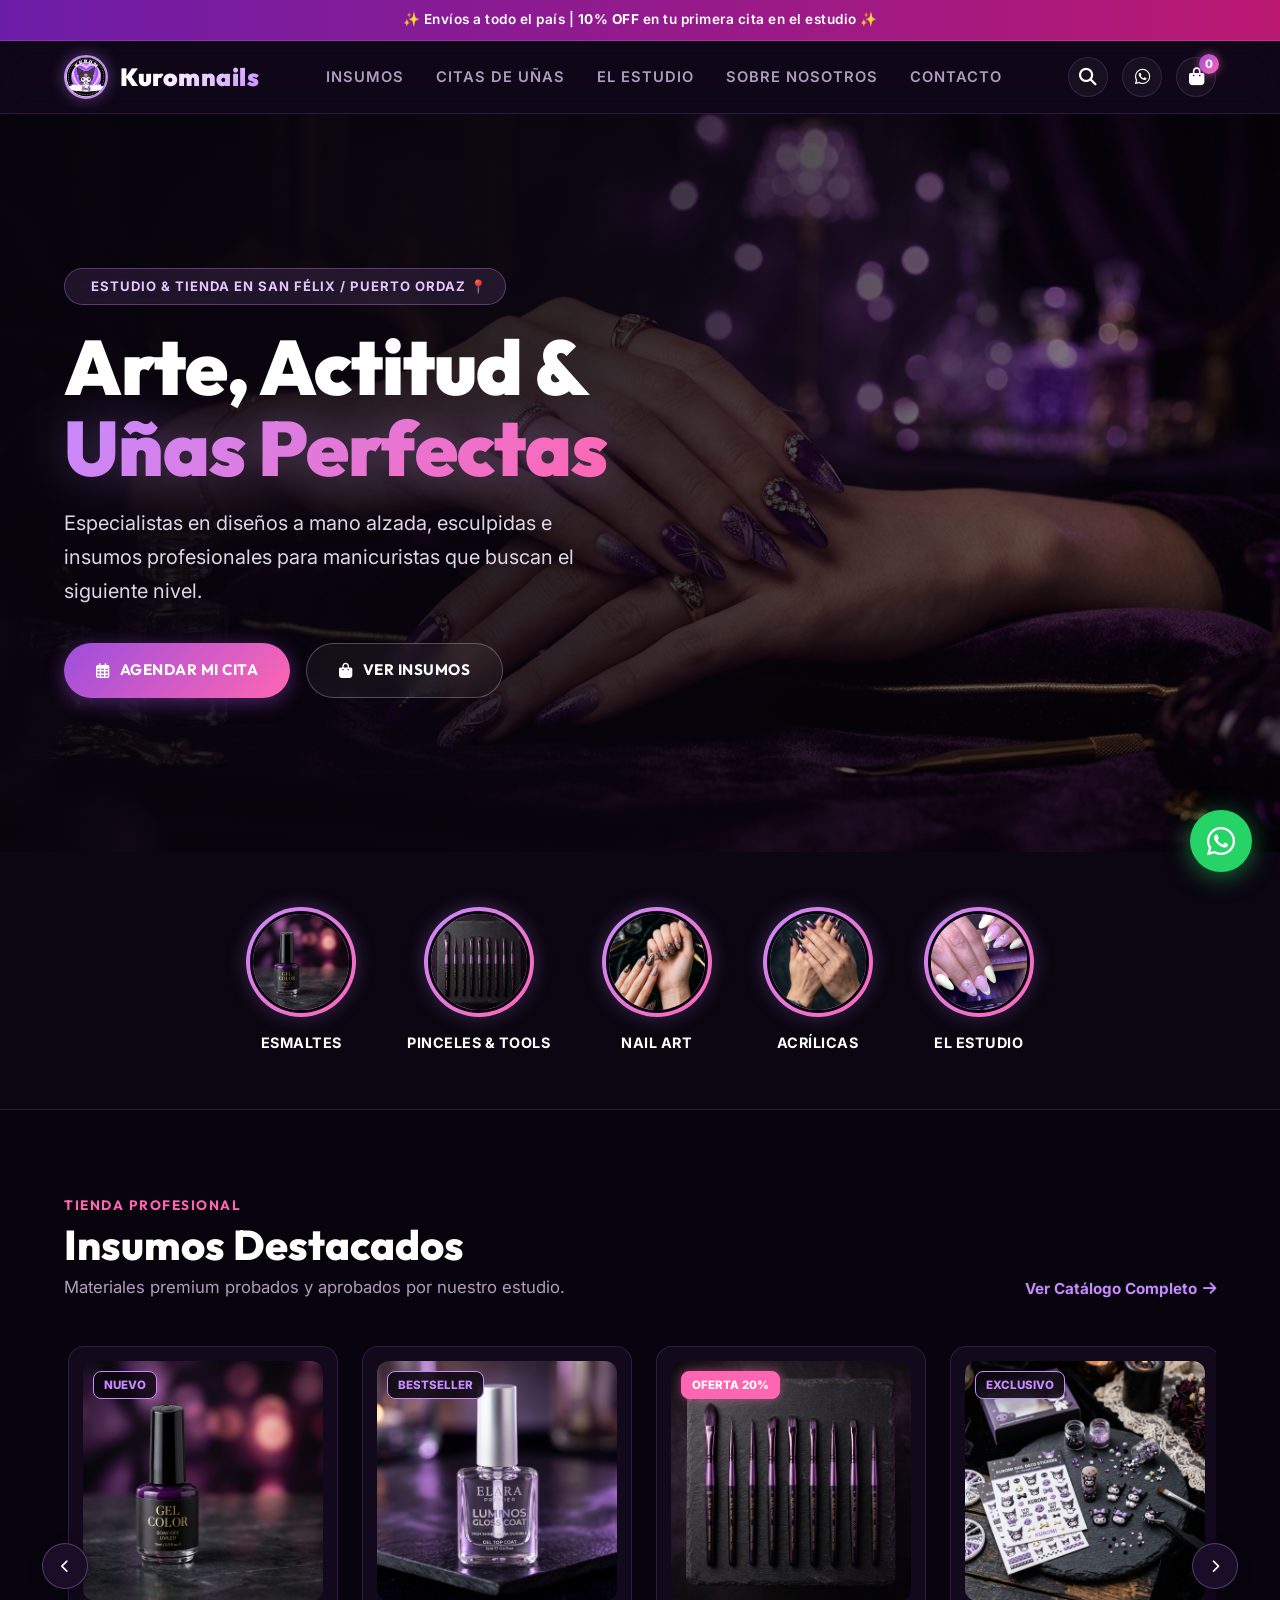
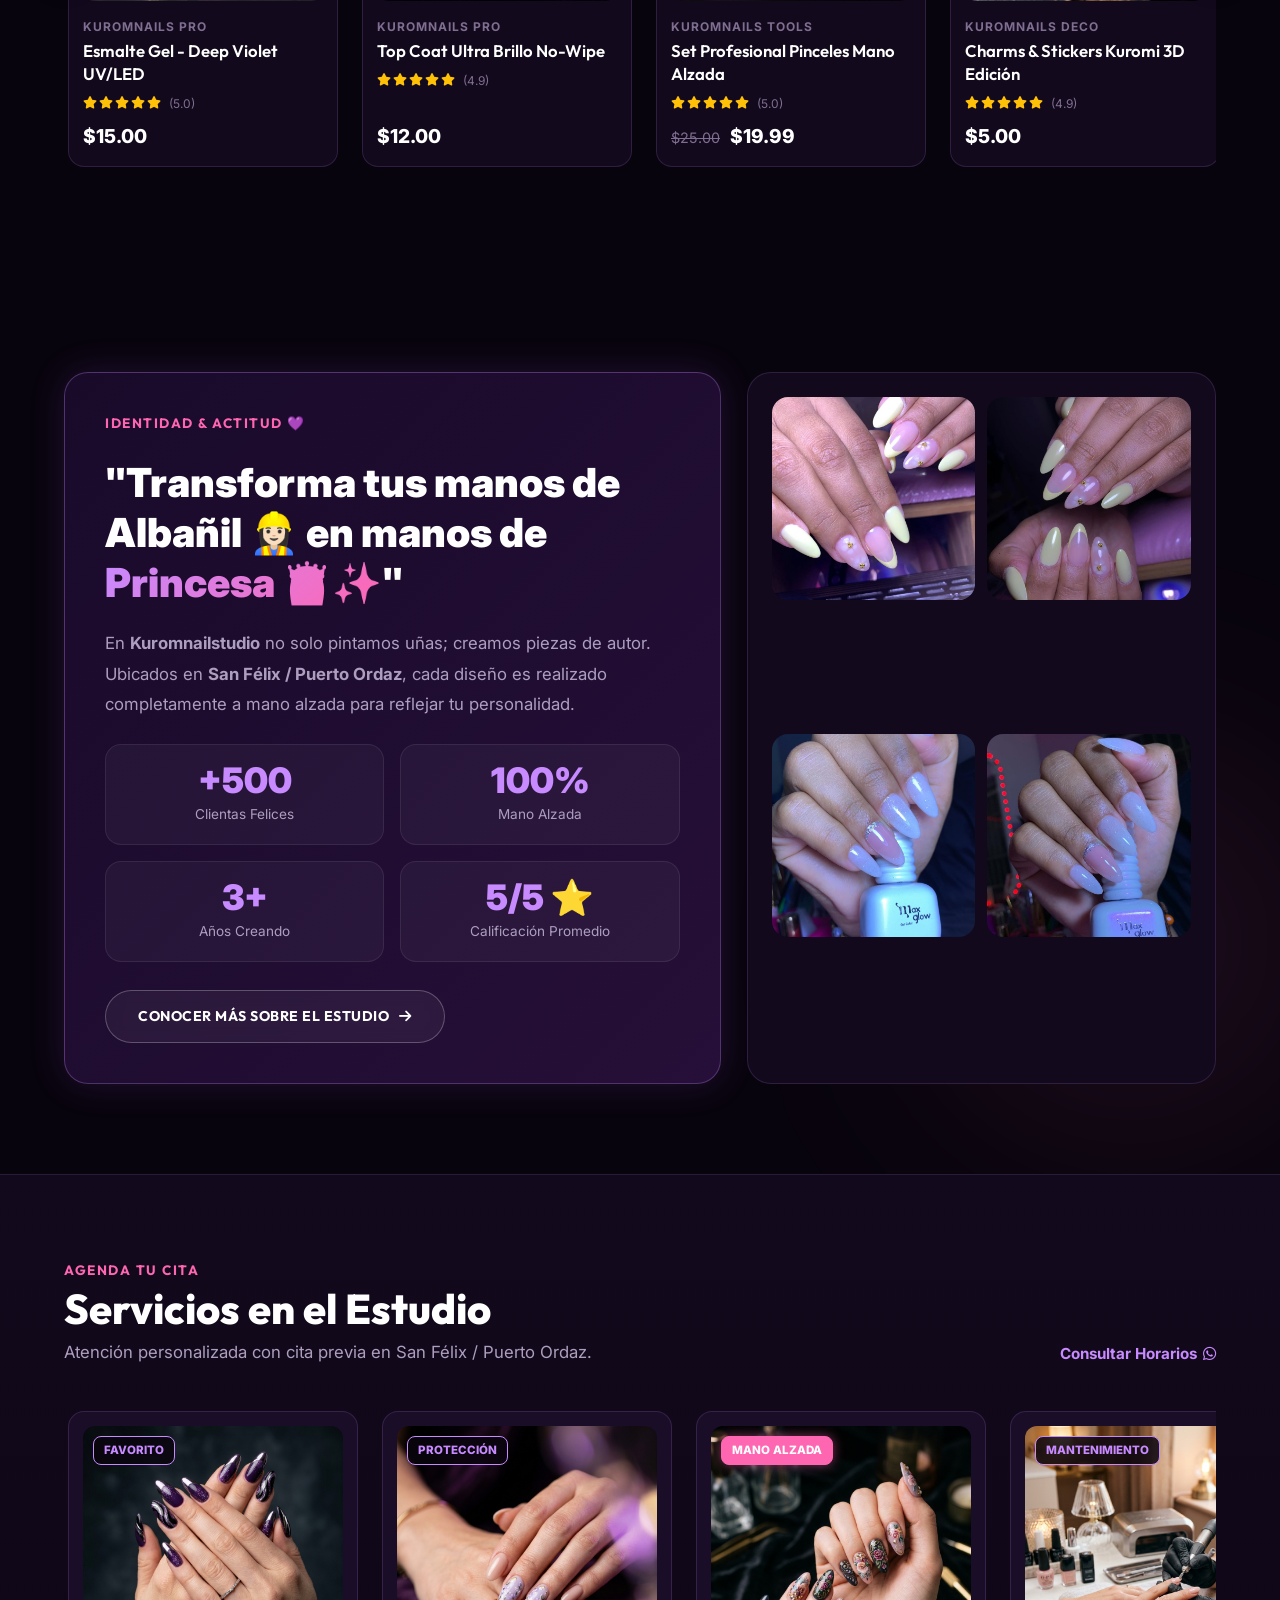
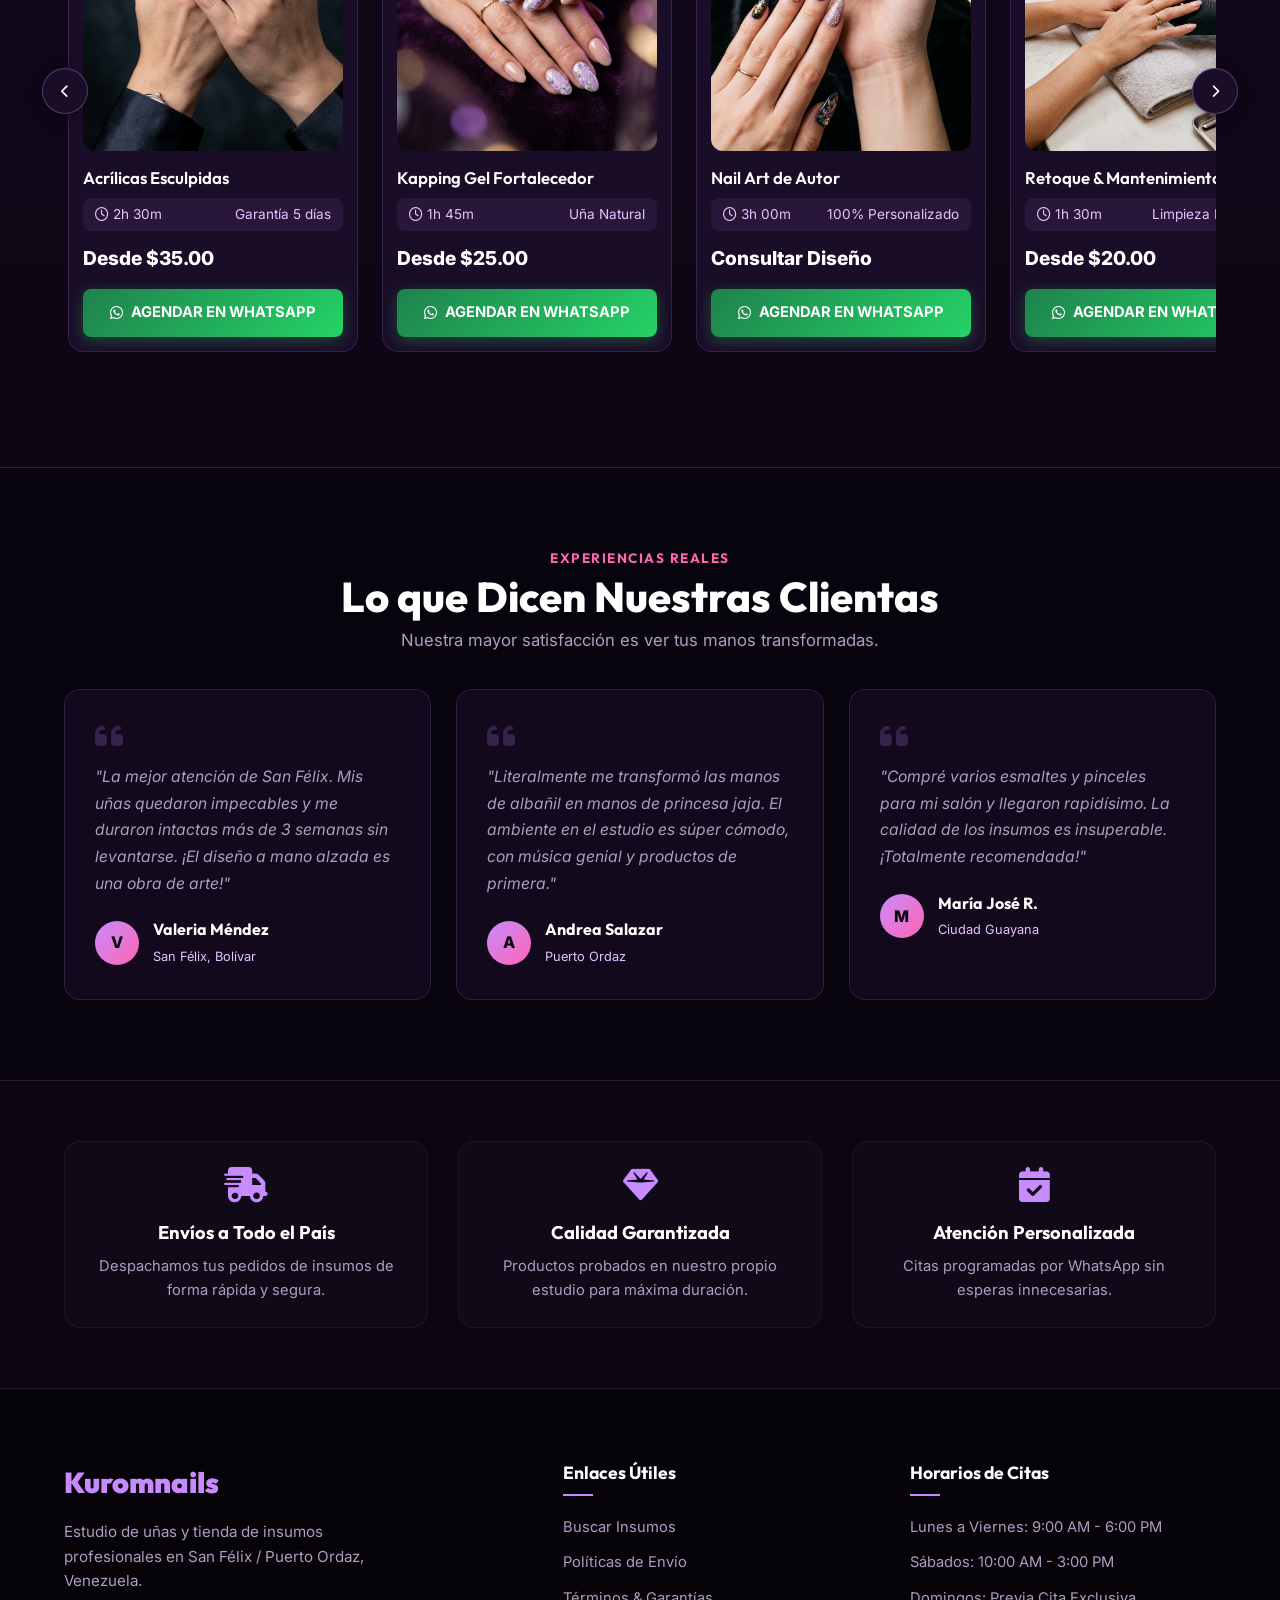
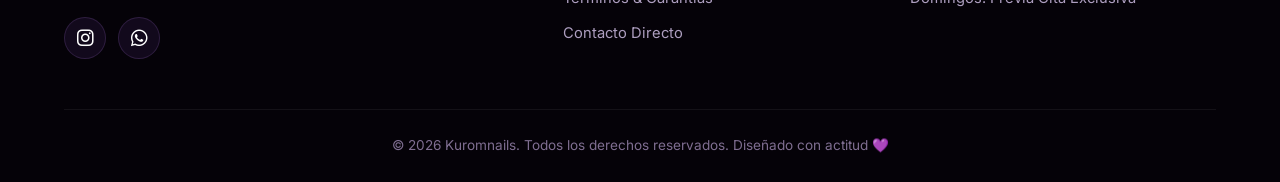
<file: index.html>
<!DOCTYPE html>
<html lang="es">
<head>
    <meta charset="UTF-8">
    <meta name="viewport" content="width=device-width, initial-scale=1.0">
    <title>Kuromnails | Estudio de Uñas & Tienda de Insumos</title>
    <meta name="description" content="Estudio de uñas profesional y tienda de insumos en San Félix / Puerto Ordaz. Diseños a mano alzada, acrílicas, kapping y más.">
    <link rel="stylesheet" href="styles.css">
    <link rel="preconnect" href="https://fonts.googleapis.com">
    <link rel="preconnect" href="https://fonts.gstatic.com" crossorigin>
    <link href="https://fonts.googleapis.com/css2?family=Outfit:wght@300;400;600;700;800;900&family=Inter:wght@400;500;600;700&display=swap" rel="stylesheet">
    <link rel="stylesheet" href="https://cdnjs.cloudflare.com/ajax/libs/font-awesome/6.4.0/css/all.min.css">
</head>
<body>

    <!-- Luces Ambientales -->
    <div class="ambient-glow-1"></div>
    <div class="ambient-glow-2"></div>

    <!-- Announcement Bar -->
    <div class="announcement-bar">
        <span>✨ Envíos a todo el país | <strong>10% OFF</strong> en tu primera cita en el estudio ✨</span>
    </div>

    <!-- Header -->
    <header class="ecommerce-header">
        <div class="header-left">
            <div class="menu-toggle" id="menu-toggle" aria-label="Abrir menú">
                <i class="fas fa-bars"></i>
            </div>
            <div class="logo-container">
                <a href="index.html" style="display:flex;align-items:center;gap:12px;">
                    <img src="assets/logo.jpg" alt="Kuromnails Logo" class="logo-img" onerror="this.src='https://placehold.co/100x100/b677ff/000000?text=K'">
                    <span class="logo-text">Kuromnails</span>
                </a>
            </div>
        </div>
        
        <nav class="main-nav" id="main-nav">
            <ul class="nav-links">
                <li><a href="#productos">Insumos</a></li>
                <li><a href="#citas">Citas de Uñas</a></li>
                <li><a href="#experiencia">El Estudio</a></li>
                <li><a href="nosotros.html">Sobre Nosotros</a></li>
                <li><a href="contacto.html">Contacto</a></li>
            </ul>
        </nav>

        <div class="header-icons">
            <a href="buscar.html" class="icon-btn" title="Buscar"><i class="fas fa-search"></i></a>
            <a href="https://wa.me/584124077501" target="_blank" class="icon-btn" title="WhatsApp"><i class="fab fa-whatsapp"></i></a>
            <a href="#productos" class="icon-btn cart-btn" title="Carrito">
                <i class="fas fa-shopping-bag"></i>
                <span class="cart-count" id="cart-count">0</span>
            </a>
        </div>
    </header>

    <!-- Hero Banner -->
    <section class="hero-banner">
        <div class="hero-content reveal">
            <div class="hero-badge">
                <i class="fas fa-sparkles"></i> Estudio & Tienda en San Félix / Puerto Ordaz 📍
            </div>
            <h1>Arte, Actitud & <span>Uñas Perfectas</span></h1>
            <p>Especialistas en diseños a mano alzada, esculpidas e insumos profesionales para manicuristas que buscan el siguiente nivel.</p>
            <div class="hero-actions">
                <a href="#citas" class="btn btn-primary"><i class="far fa-calendar-alt"></i> Agendar mi Cita</a>
                <a href="#productos" class="btn btn-outline"><i class="fas fa-shopping-bag"></i> Ver Insumos</a>
            </div>
        </div>
    </section>

    <!-- Categories Circles (Stories Style) -->
    <section class="categories-section">
        <div class="categories-container">
            <a href="#productos" class="category-circle reveal">
                <div class="img-wrapper">
                    <img src="assets/product_esmalte.jpg" alt="Esmaltes">
                </div>
                <span>Esmaltes</span>
            </a>
            <a href="#productos" class="category-circle reveal">
                <div class="img-wrapper">
                    <img src="assets/product_pinceles.jpg" alt="Herramientas">
                </div>
                <span>Pinceles & Tools</span>
            </a>
            <a href="#citas" class="category-circle reveal">
                <div class="img-wrapper">
                    <img src="assets/service_nailart.jpg" alt="Nail Art">
                </div>
                <span>Nail Art</span>
            </a>
            <a href="#citas" class="category-circle reveal">
                <div class="img-wrapper">
                    <img src="assets/service_acrilicas.jpg" alt="Acrílicas">
                </div>
                <span>Acrílicas</span>
            </a>
            <a href="nosotros.html" class="category-circle reveal">
                <div class="img-wrapper">
                    <img src="assets/photo1.jpg" alt="El Estudio" onerror="this.src='assets/service_kapping.jpg'">
                </div>
                <span>El Estudio</span>
            </a>
        </div>
    </section>

    <!-- Products Carousel (Insumos) -->
    <section id="productos" class="product-section">
        <div class="section-header reveal">
            <div class="section-header-text">
                <span class="section-tag">Tienda Profesional</span>
                <h2>Insumos Destacados</h2>
                <p>Materiales premium probados y aprobados por nuestro estudio.</p>
            </div>
            <a href="https://wa.me/584124077501?text=Hola!%20Deseo%20ver%20el%20cat%C3%A1logo%20completo%20de%20insumos" target="_blank" class="view-all">
                Ver Catálogo Completo <i class="fas fa-arrow-right"></i>
            </a>
        </div>

        <div class="carousel-wrapper">
            <button class="carousel-btn prev-btn" aria-label="Anterior"><i class="fas fa-chevron-left"></i></button>
            <div class="product-carousel" id="prod-carousel">
                <!-- Product Card 1 -->
                <div class="product-card reveal">
                    <div class="product-img">
                        <span class="badge">Nuevo</span>
                        <img src="assets/product_esmalte.jpg" alt="Esmalte Gel Deep Violet">
                        <button class="quick-add" title="Añadir al carrito"><i class="fas fa-plus"></i></button>
                    </div>
                    <div class="product-info">
                        <span class="vendor">Kuromnails Pro</span>
                        <h3>Esmalte Gel - Deep Violet UV/LED</h3>
                        <div class="rating-stars">
                            <i class="fas fa-star"></i><i class="fas fa-star"></i><i class="fas fa-star"></i><i class="fas fa-star"></i><i class="fas fa-star"></i>
                            <span>(5.0)</span>
                        </div>
                        <p class="price">$15.00</p>
                    </div>
                </div>

                <!-- Product Card 2 -->
                <div class="product-card reveal">
                    <div class="product-img">
                        <span class="badge">Bestseller</span>
                        <img src="assets/product_topcoat.jpg" alt="Top Coat Extra Brillo">
                        <button class="quick-add" title="Añadir al carrito"><i class="fas fa-plus"></i></button>
                    </div>
                    <div class="product-info">
                        <span class="vendor">Kuromnails Pro</span>
                        <h3>Top Coat Ultra Brillo No-Wipe</h3>
                        <div class="rating-stars">
                            <i class="fas fa-star"></i><i class="fas fa-star"></i><i class="fas fa-star"></i><i class="fas fa-star"></i><i class="fas fa-star"></i>
                            <span>(4.9)</span>
                        </div>
                        <p class="price">$12.00</p>
                    </div>
                </div>

                <!-- Product Card 3 -->
                <div class="product-card reveal">
                    <div class="product-img">
                        <span class="badge sale">Oferta 20%</span>
                        <img src="assets/product_pinceles.jpg" alt="Set Pinceles Nail Art">
                        <button class="quick-add" title="Añadir al carrito"><i class="fas fa-plus"></i></button>
                    </div>
                    <div class="product-info">
                        <span class="vendor">Kuromnails Tools</span>
                        <h3>Set Profesional Pinceles Mano Alzada</h3>
                        <div class="rating-stars">
                            <i class="fas fa-star"></i><i class="fas fa-star"></i><i class="fas fa-star"></i><i class="fas fa-star"></i><i class="fas fa-star"></i>
                            <span>(5.0)</span>
                        </div>
                        <p class="price"><span class="old-price">$25.00</span> $19.99</p>
                    </div>
                </div>

                <!-- Product Card 4 -->
                <div class="product-card reveal">
                    <div class="product-img">
                        <span class="badge">Exclusivo</span>
                        <img src="assets/product_stickers.jpg" alt="Stickers Kuromi 3D">
                        <button class="quick-add" title="Añadir al carrito"><i class="fas fa-plus"></i></button>
                    </div>
                    <div class="product-info">
                        <span class="vendor">Kuromnails Deco</span>
                        <h3>Charms & Stickers Kuromi 3D Edición</h3>
                        <div class="rating-stars">
                            <i class="fas fa-star"></i><i class="fas fa-star"></i><i class="fas fa-star"></i><i class="fas fa-star"></i><i class="fas fa-star"></i>
                            <span>(4.9)</span>
                        </div>
                        <p class="price">$5.00</p>
                    </div>
                </div>
            </div>
            <button class="carousel-btn next-btn" aria-label="Siguiente"><i class="fas fa-chevron-right"></i></button>
        </div>
    </section>

    <!-- Spotlight Bento Grid (Slogan, Identidad y Fotos Reales) -->
    <section id="experiencia" class="spotlight-section">
        <div class="bento-layout">
            <!-- Tarjeta Principal del Slogan -->
            <div class="bento-card bento-slogan-card reveal">
                <span class="section-tag">Identidad & Actitud 💜</span>
                <div class="slogan-highlight">
                    "Transforma tus manos de Albañil 👷🏻‍♀️ en manos de <span>Princesa 👸✨</span>"
                </div>
                <p style="color: var(--text-muted); font-size: 1.05rem; line-height: 1.8;">
                    En <strong>Kuromnailstudio</strong> no solo pintamos uñas; creamos piezas de autor. Ubicados en <strong>San Félix / Puerto Ordaz</strong>, cada diseño es realizado completamente a mano alzada para reflejar tu personalidad.
                </p>
                
                <div class="bento-stats-grid">
                    <div class="bento-stat">
                        <div class="num">+500</div>
                        <div class="lbl">Clientas Felices</div>
                    </div>
                    <div class="bento-stat">
                        <div class="num">100%</div>
                        <div class="lbl">Mano Alzada</div>
                    </div>
                    <div class="bento-stat">
                        <div class="num">3+</div>
                        <div class="lbl">Años Creando</div>
                    </div>
                    <div class="bento-stat">
                        <div class="num">5/5 ⭐</div>
                        <div class="lbl">Calificación Promedio</div>
                    </div>
                </div>

                <div style="margin-top: 28px;">
                    <a href="nosotros.html" class="btn btn-outline" style="font-size: 0.88rem;">
                        Conocer más sobre el estudio <i class="fas fa-arrow-right"></i>
                    </a>
                </div>
            </div>

            <!-- Galería Mosaico de Trabajos Reales -->
            <div class="bento-card bento-gallery-card reveal">
                <div class="bento-photo-item">
                    <img src="assets/photo1.jpg" alt="Uñas Kuromnails" onerror="this.src='assets/service_kapping.jpg'">
                </div>
                <div class="bento-photo-item">
                    <img src="assets/photo2.jpg" alt="Uñas Kuromnails" onerror="this.src='assets/service_acrilicas.jpg'">
                </div>
                <div class="bento-photo-item">
                    <img src="assets/photo3.jpg" alt="Uñas Kuromnails" onerror="this.src='assets/service_nailart.jpg'">
                </div>
                <div class="bento-photo-item">
                    <img src="assets/photo4.jpg" alt="Uñas Kuromnails" onerror="this.src='assets/service_retoque.jpg'">
                </div>
            </div>
        </div>
    </section>

    <!-- Appointments Carousel (Servicios de Uñas) -->
    <section id="citas" class="product-section appointments">
        <div class="section-header reveal">
            <div class="section-header-text">
                <span class="section-tag">Agenda tu Cita</span>
                <h2>Servicios en el Estudio</h2>
                <p>Atención personalizada con cita previa en San Félix / Puerto Ordaz.</p>
            </div>
            <a href="https://wa.me/584124077501?text=Hola!%20Quiero%20consultar%20disponibilidad%20de%20citas" target="_blank" class="view-all">
                Consultar Horarios <i class="fab fa-whatsapp"></i>
            </a>
        </div>

        <div class="carousel-wrapper">
            <button class="carousel-btn prev-btn" aria-label="Anterior"><i class="fas fa-chevron-left"></i></button>
            <div class="product-carousel" id="appt-carousel">
                <!-- Appointment Card 1 -->
                <div class="product-card appt-card reveal">
                    <div class="product-img">
                        <span class="badge">Favorito</span>
                        <img src="assets/service_acrilicas.jpg" alt="Acrílicas Esculpidas">
                    </div>
                    <div class="product-info">
                        <h3>Acrílicas Esculpidas</h3>
                        <div class="service-meta">
                            <span><i class="far fa-clock"></i> 2h 30m</span>
                            <span>Garantía 5 días</span>
                        </div>
                        <p class="price">Desde $35.00</p>
                        <a href="https://wa.me/584124077501?text=Hola!%20Quiero%20agendar%20una%20cita%20para%20Acr%C3%ADlicas%20Esculpidas%20💅" target="_blank" class="btn-block">
                            <i class="fab fa-whatsapp"></i> Agendar en WhatsApp
                        </a>
                    </div>
                </div>

                <!-- Appointment Card 2 -->
                <div class="product-card appt-card reveal">
                    <div class="product-img">
                        <span class="badge">Protección</span>
                        <img src="assets/service_kapping.jpg" alt="Kapping Gel">
                    </div>
                    <div class="product-info">
                        <h3>Kapping Gel Fortalecedor</h3>
                        <div class="service-meta">
                            <span><i class="far fa-clock"></i> 1h 45m</span>
                            <span>Uña Natural</span>
                        </div>
                        <p class="price">Desde $25.00</p>
                        <a href="https://wa.me/584124077501?text=Hola!%20Quiero%20agendar%20una%20cita%20para%20Kapping%20Gel%20💅" target="_blank" class="btn-block">
                            <i class="fab fa-whatsapp"></i> Agendar en WhatsApp
                        </a>
                    </div>
                </div>

                <!-- Appointment Card 3 -->
                <div class="product-card appt-card reveal">
                    <div class="product-img">
                        <span class="badge sale">Mano Alzada</span>
                        <img src="assets/service_nailart.jpg" alt="Nail Art Completo">
                    </div>
                    <div class="product-info">
                        <h3>Nail Art de Autor</h3>
                        <div class="service-meta">
                            <span><i class="far fa-clock"></i> 3h 00m</span>
                            <span>100% Personalizado</span>
                        </div>
                        <p class="price">Consultar Diseño</p>
                        <a href="https://wa.me/584124077501?text=Hola!%20Tengo%20una%20foto%20de%20referencia%20para%20un%20Nail%20Art%20💅" target="_blank" class="btn-block">
                            <i class="fab fa-whatsapp"></i> Agendar en WhatsApp
                        </a>
                    </div>
                </div>

                <!-- Appointment Card 4 -->
                <div class="product-card appt-card reveal">
                    <div class="product-img">
                        <span class="badge">Mantenimiento</span>
                        <img src="assets/service_retoque.jpg" alt="Retoque Mensual">
                    </div>
                    <div class="product-info">
                        <h3>Retoque & Mantenimiento</h3>
                        <div class="service-meta">
                            <span><i class="far fa-clock"></i> 1h 30m</span>
                            <span>Limpieza Profunda</span>
                        </div>
                        <p class="price">Desde $20.00</p>
                        <a href="https://wa.me/584124077501?text=Hola!%20Quiero%20agendar%20mi%20Retoque%20Mensual%20💅" target="_blank" class="btn-block">
                            <i class="fab fa-whatsapp"></i> Agendar en WhatsApp
                        </a>
                    </div>
                </div>
            </div>
            <button class="carousel-btn next-btn" aria-label="Siguiente"><i class="fas fa-chevron-right"></i></button>
        </div>
    </section>

    <!-- Testimonios / Social Proof -->
    <section class="testimonials-section">
        <div class="section-header reveal" style="text-align: center; justify-content: center;">
            <div class="section-header-text">
                <span class="section-tag">Experiencias Reales</span>
                <h2>Lo que Dicen Nuestras Clientas</h2>
                <p>Nuestra mayor satisfacción es ver tus manos transformadas.</p>
            </div>
        </div>

        <div class="testimonials-grid">
            <div class="testimonial-card reveal">
                <i class="fas fa-quote-left quote-icon"></i>
                <p>"La mejor atención de San Félix. Mis uñas quedaron impecables y me duraron intactas más de 3 semanas sin levantarse. ¡El diseño a mano alzada es una obra de arte!"</p>
                <div class="client-info">
                    <div class="client-avatar">V</div>
                    <div class="client-details">
                        <h4>Valeria Méndez</h4>
                        <span>San Félix, Bolívar</span>
                    </div>
                </div>
            </div>

            <div class="testimonial-card reveal">
                <i class="fas fa-quote-left quote-icon"></i>
                <p>"Literalmente me transformó las manos de albañil en manos de princesa jaja. El ambiente en el estudio es súper cómodo, con música genial y productos de primera."</p>
                <div class="client-info">
                    <div class="client-avatar">A</div>
                    <div class="client-details">
                        <h4>Andrea Salazar</h4>
                        <span>Puerto Ordaz</span>
                    </div>
                </div>
            </div>

            <div class="testimonial-card reveal">
                <i class="fas fa-quote-left quote-icon"></i>
                <p>"Compré varios esmaltes y pinceles para mi salón y llegaron rapidísimo. La calidad de los insumos es insuperable. ¡Totalmente recomendada!"</p>
                <div class="client-info">
                    <div class="client-avatar">M</div>
                    <div class="client-details">
                        <h4>María José R.</h4>
                        <span>Ciudad Guayana</span>
                    </div>
                </div>
            </div>
        </div>
    </section>

    <!-- Info Banner (Confianza) -->
    <section class="info-banner reveal">
        <div class="info-container">
            <div class="info-box">
                <i class="fas fa-truck-fast"></i>
                <h3>Envíos a Todo el País</h3>
                <p>Despachamos tus pedidos de insumos de forma rápida y segura.</p>
            </div>
            <div class="info-box">
                <i class="fas fa-gem"></i>
                <h3>Calidad Garantizada</h3>
                <p>Productos probados en nuestro propio estudio para máxima duración.</p>
            </div>
            <div class="info-box">
                <i class="fas fa-calendar-check"></i>
                <h3>Atención Personalizada</h3>
                <p>Citas programadas por WhatsApp sin esperas innecesarias.</p>
            </div>
        </div>
    </section>

    <!-- Footer -->
    <footer class="ecommerce-footer">
        <div class="footer-top">
            <div class="footer-brand">
                <h3>Kuromnails</h3>
                <p>Estudio de uñas y tienda de insumos profesionales en San Félix / Puerto Ordaz, Venezuela.</p>
                <div class="social-icons">
                    <a href="https://www.instagram.com/kuromnails?igsh=YnVna3FvNjR5anVu" target="_blank" title="Instagram"><i class="fab fa-instagram"></i></a>
                    <a href="https://wa.me/584124077501" target="_blank" title="WhatsApp"><i class="fab fa-whatsapp"></i></a>
                </div>
            </div>
            <div class="footer-links">
                <h4>Enlaces Útiles</h4>
                <ul>
                    <li><a href="buscar.html">Buscar Insumos</a></li>
                    <li><a href="politicas.html">Políticas de Envío</a></li>
                    <li><a href="terminos.html">Términos & Garantías</a></li>
                    <li><a href="contacto.html">Contacto Directo</a></li>
                </ul>
            </div>
            <div class="footer-links">
                <h4>Horarios de Citas</h4>
                <ul>
                    <li>Lunes a Viernes: 9:00 AM - 6:00 PM</li>
                    <li>Sábados: 10:00 AM - 3:00 PM</li>
                    <li>Domingos: Previa Cita Exclusiva</li>
                </ul>
            </div>
        </div>
        <div class="footer-bottom">
            <p>&copy; 2026 Kuromnails. Todos los derechos reservados. Diseñado con actitud 💜</p>
        </div>
    </footer>

    <!-- Botón Flotante de WhatsApp -->
    <a href="https://wa.me/584124077501" target="_blank" class="whatsapp-float" aria-label="Escríbenos a WhatsApp">
        <i class="fab fa-whatsapp"></i>
        <span class="whatsapp-tooltip">¿Dudas o citas? ¡Escríbenos aquí! 💅</span>
    </a>

    <script src="script.js"></script>
</body>
</html>
</file>
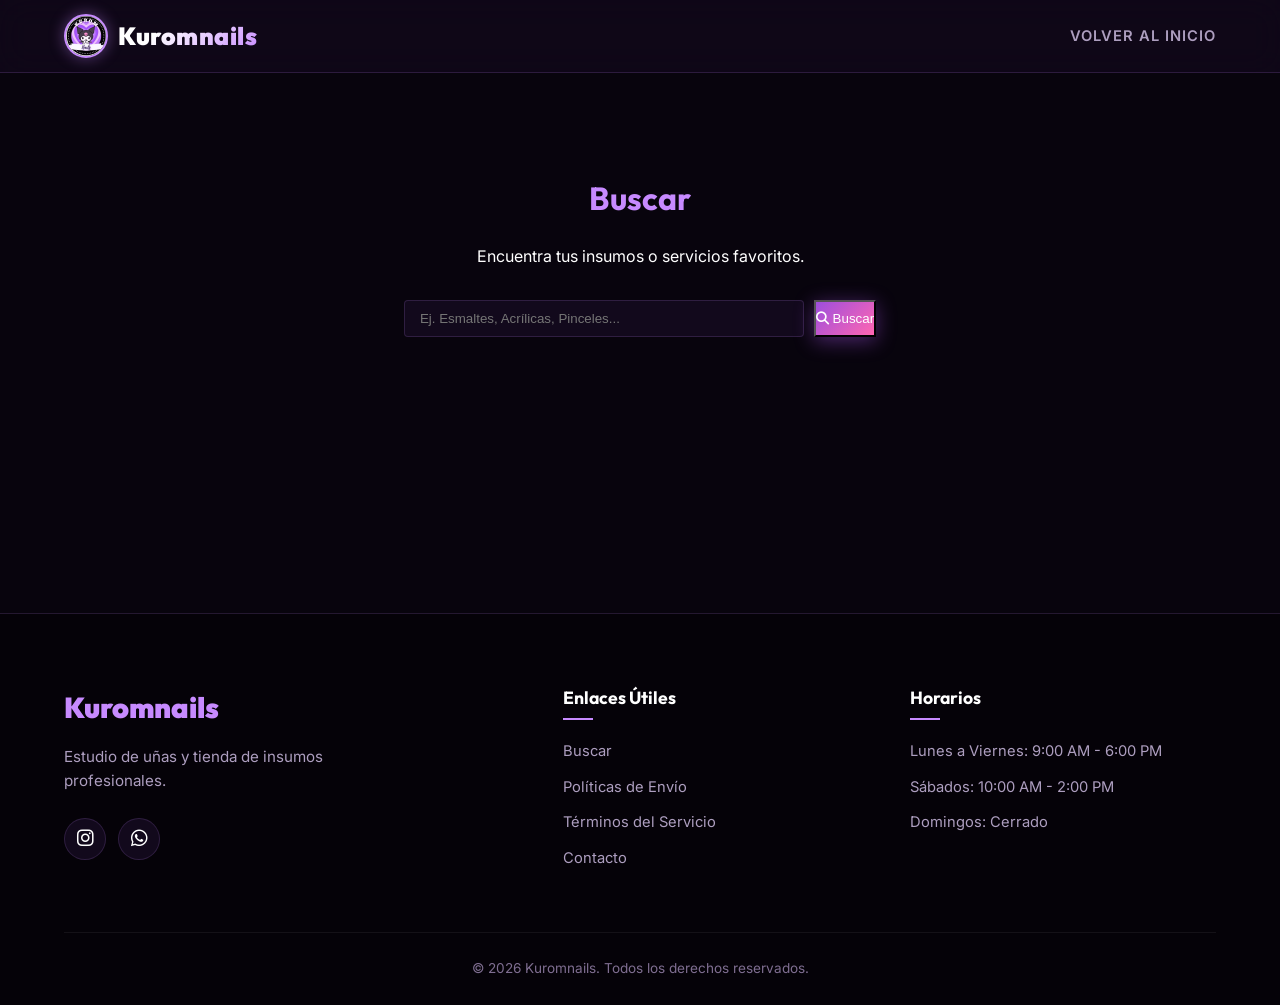
<file: buscar.html>
<!DOCTYPE html>
<html lang="es">
<head>
    <meta charset="UTF-8">
    <meta name="viewport" content="width=device-width, initial-scale=1.0">
    <title>Buscar | Kuromnails</title>
    <link rel="stylesheet" href="styles.css">
    <link href="https://fonts.googleapis.com/css2?family=Outfit:wght@300;400;600;800&family=Inter:wght@400;500;700&display=swap" rel="stylesheet">
    <link rel="stylesheet" href="https://cdnjs.cloudflare.com/ajax/libs/font-awesome/6.4.0/css/all.min.css">
    <style>
        .page-content { padding: 100px 5%; min-height: 60vh; max-width: 800px; margin: 0 auto; text-align: center; }
        .page-content h1 { margin-bottom: 20px; color: var(--primary-purple); }
        .search-form { display: flex; gap: 10px; justify-content: center; margin-top: 30px; }
        .search-form input { padding: 10px 15px; width: 100%; max-width: 400px; border-radius: 4px; border: 1px solid var(--border-color); background: var(--bg-surface); color: white; }
    </style>
</head>
<body>
    <header class="ecommerce-header">
        <div class="header-left">
            <div class="logo-container">
                <a href="index.html" style="display: flex; align-items: center; gap: 10px;">
                    <img src="assets/logo.jpg" alt="Kuromnails Logo" class="logo-img" onerror="this.src='https://placehold.co/100x100/b677ff/000000?text=K'">
                    <span class="logo-text">Kuromnails</span>
                </a>
            </div>
        </div>
        <nav class="main-nav"><ul class="nav-links"><li><a href="index.html">Volver al Inicio</a></li></ul></nav>
    </header>

    <main class="page-content">
        <h1>Buscar</h1>
        <p>Encuentra tus insumos o servicios favoritos.</p>
        <form class="search-form">
            <input type="text" placeholder="Ej. Esmaltes, Acrílicas, Pinceles...">
            <button type="submit" class="btn-primary"><i class="fas fa-search"></i> Buscar</button>
        </form>
    </main>

    <!-- Footer -->
    <footer class="ecommerce-footer">
        <div class="footer-top">
            <div class="footer-brand">
                <h3>Kuromnails</h3>
                <p>Estudio de uñas y tienda de insumos profesionales.</p>
                <div class="social-icons">
                    <a href="https://www.instagram.com/kuromnails?igsh=YnVna3FvNjR5anVu" target="_blank"><i class="fab fa-instagram"></i></a>
                    <a href="https://wa.me/584124077501" target="_blank"><i class="fab fa-whatsapp"></i></a>
                </div>
            </div>
            <div class="footer-links">
                <h4>Enlaces Útiles</h4>
                <ul>
                    <li><a href="buscar.html">Buscar</a></li>
                    <li><a href="politicas.html">Políticas de Envío</a></li>
                    <li><a href="terminos.html">Términos del Servicio</a></li>
                    <li><a href="contacto.html">Contacto</a></li>
                </ul>
            </div>
            <div class="footer-links">
                <h4>Horarios</h4>
                <ul>
                    <li>Lunes a Viernes: 9:00 AM - 6:00 PM</li>
                    <li>Sábados: 10:00 AM - 2:00 PM</li>
                    <li>Domingos: Cerrado</li>
                </ul>
            </div>
        </div>
        <div class="footer-bottom">
            <p>&copy; 2026 Kuromnails. Todos los derechos reservados.</p>
        </div>
    </footer>
</body>
</html>
</file>
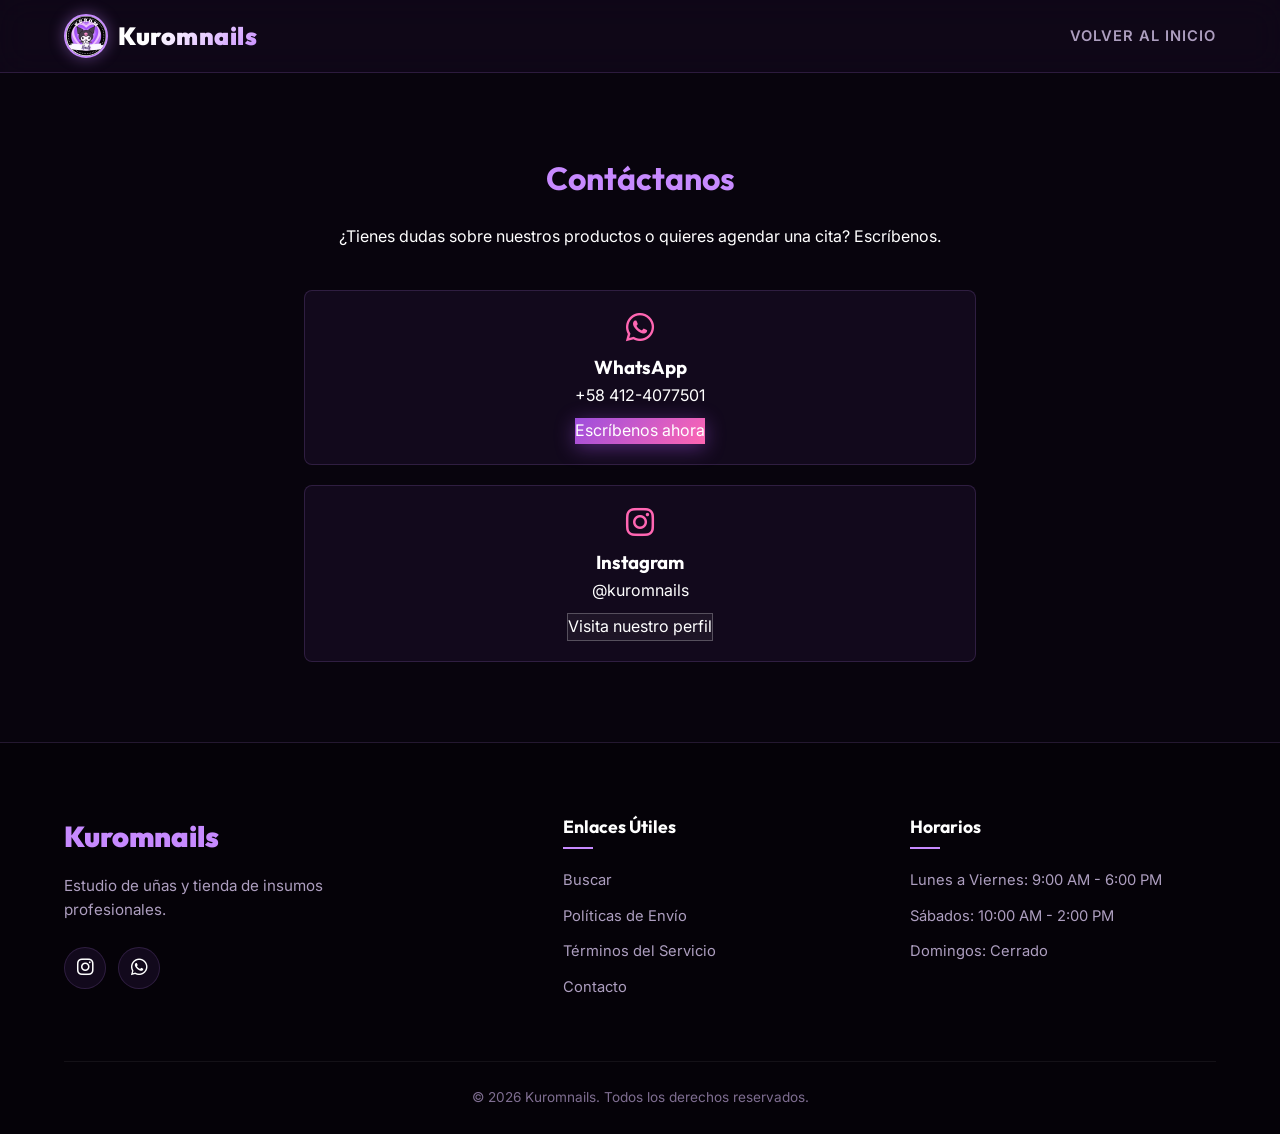
<file: contacto.html>
<!DOCTYPE html>
<html lang="es">
<head>
    <meta charset="UTF-8">
    <meta name="viewport" content="width=device-width, initial-scale=1.0">
    <title>Contacto | Kuromnails</title>
    <link rel="stylesheet" href="styles.css">
    <link href="https://fonts.googleapis.com/css2?family=Outfit:wght@300;400;600;800&family=Inter:wght@400;500;700&display=swap" rel="stylesheet">
    <link rel="stylesheet" href="https://cdnjs.cloudflare.com/ajax/libs/font-awesome/6.4.0/css/all.min.css">
    <style>
        .page-content { padding: 80px 5%; min-height: 60vh; max-width: 800px; margin: 0 auto; text-align: center; }
        .page-content h1 { margin-bottom: 20px; color: var(--primary-purple); }
        .contact-info { display: flex; flex-direction: column; gap: 20px; margin-top: 40px; }
        .contact-item { padding: 20px; background: var(--bg-surface); border: 1px solid var(--border-color); border-radius: 8px; }
        .contact-item i { font-size: 2rem; color: var(--accent-pink); margin-bottom: 10px; }
    </style>
</head>
<body>
    <header class="ecommerce-header">
        <div class="header-left">
            <div class="logo-container">
                <a href="index.html" style="display: flex; align-items: center; gap: 10px;">
                    <img src="assets/logo.jpg" alt="Kuromnails Logo" class="logo-img" onerror="this.src='https://placehold.co/100x100/b677ff/000000?text=K'">
                    <span class="logo-text">Kuromnails</span>
                </a>
            </div>
        </div>
        <nav class="main-nav"><ul class="nav-links"><li><a href="index.html">Volver al Inicio</a></li></ul></nav>
    </header>

    <main class="page-content">
        <h1>Contáctanos</h1>
        <p>¿Tienes dudas sobre nuestros productos o quieres agendar una cita? Escríbenos.</p>
        
        <div class="contact-info">
            <div class="contact-item">
                <i class="fab fa-whatsapp"></i>
                <h3>WhatsApp</h3>
                <p>+58 412-4077501</p>
                <a href="https://wa.me/584124077501" target="_blank" class="btn-primary" style="display:inline-block; margin-top: 10px;">Escríbenos ahora</a>
            </div>
            <div class="contact-item">
                <i class="fab fa-instagram"></i>
                <h3>Instagram</h3>
                <p>@kuromnails</p>
                <a href="https://www.instagram.com/kuromnails?igsh=YnVna3FvNjR5anVu" target="_blank" class="btn-outline" style="display:inline-block; margin-top: 10px;">Visita nuestro perfil</a>
            </div>
        </div>
    </main>

    <!-- Footer -->
    <footer class="ecommerce-footer">
        <div class="footer-top">
            <div class="footer-brand">
                <h3>Kuromnails</h3>
                <p>Estudio de uñas y tienda de insumos profesionales.</p>
                <div class="social-icons">
                    <a href="https://www.instagram.com/kuromnails?igsh=YnVna3FvNjR5anVu" target="_blank"><i class="fab fa-instagram"></i></a>
                    <a href="https://wa.me/584124077501" target="_blank"><i class="fab fa-whatsapp"></i></a>
                </div>
            </div>
            <div class="footer-links">
                <h4>Enlaces Útiles</h4>
                <ul>
                    <li><a href="buscar.html">Buscar</a></li>
                    <li><a href="politicas.html">Políticas de Envío</a></li>
                    <li><a href="terminos.html">Términos del Servicio</a></li>
                    <li><a href="contacto.html">Contacto</a></li>
                </ul>
            </div>
            <div class="footer-links">
                <h4>Horarios</h4>
                <ul>
                    <li>Lunes a Viernes: 9:00 AM - 6:00 PM</li>
                    <li>Sábados: 10:00 AM - 2:00 PM</li>
                    <li>Domingos: Cerrado</li>
                </ul>
            </div>
        </div>
        <div class="footer-bottom">
            <p>&copy; 2026 Kuromnails. Todos los derechos reservados.</p>
        </div>
    </footer>
</body>
</html>
</file>
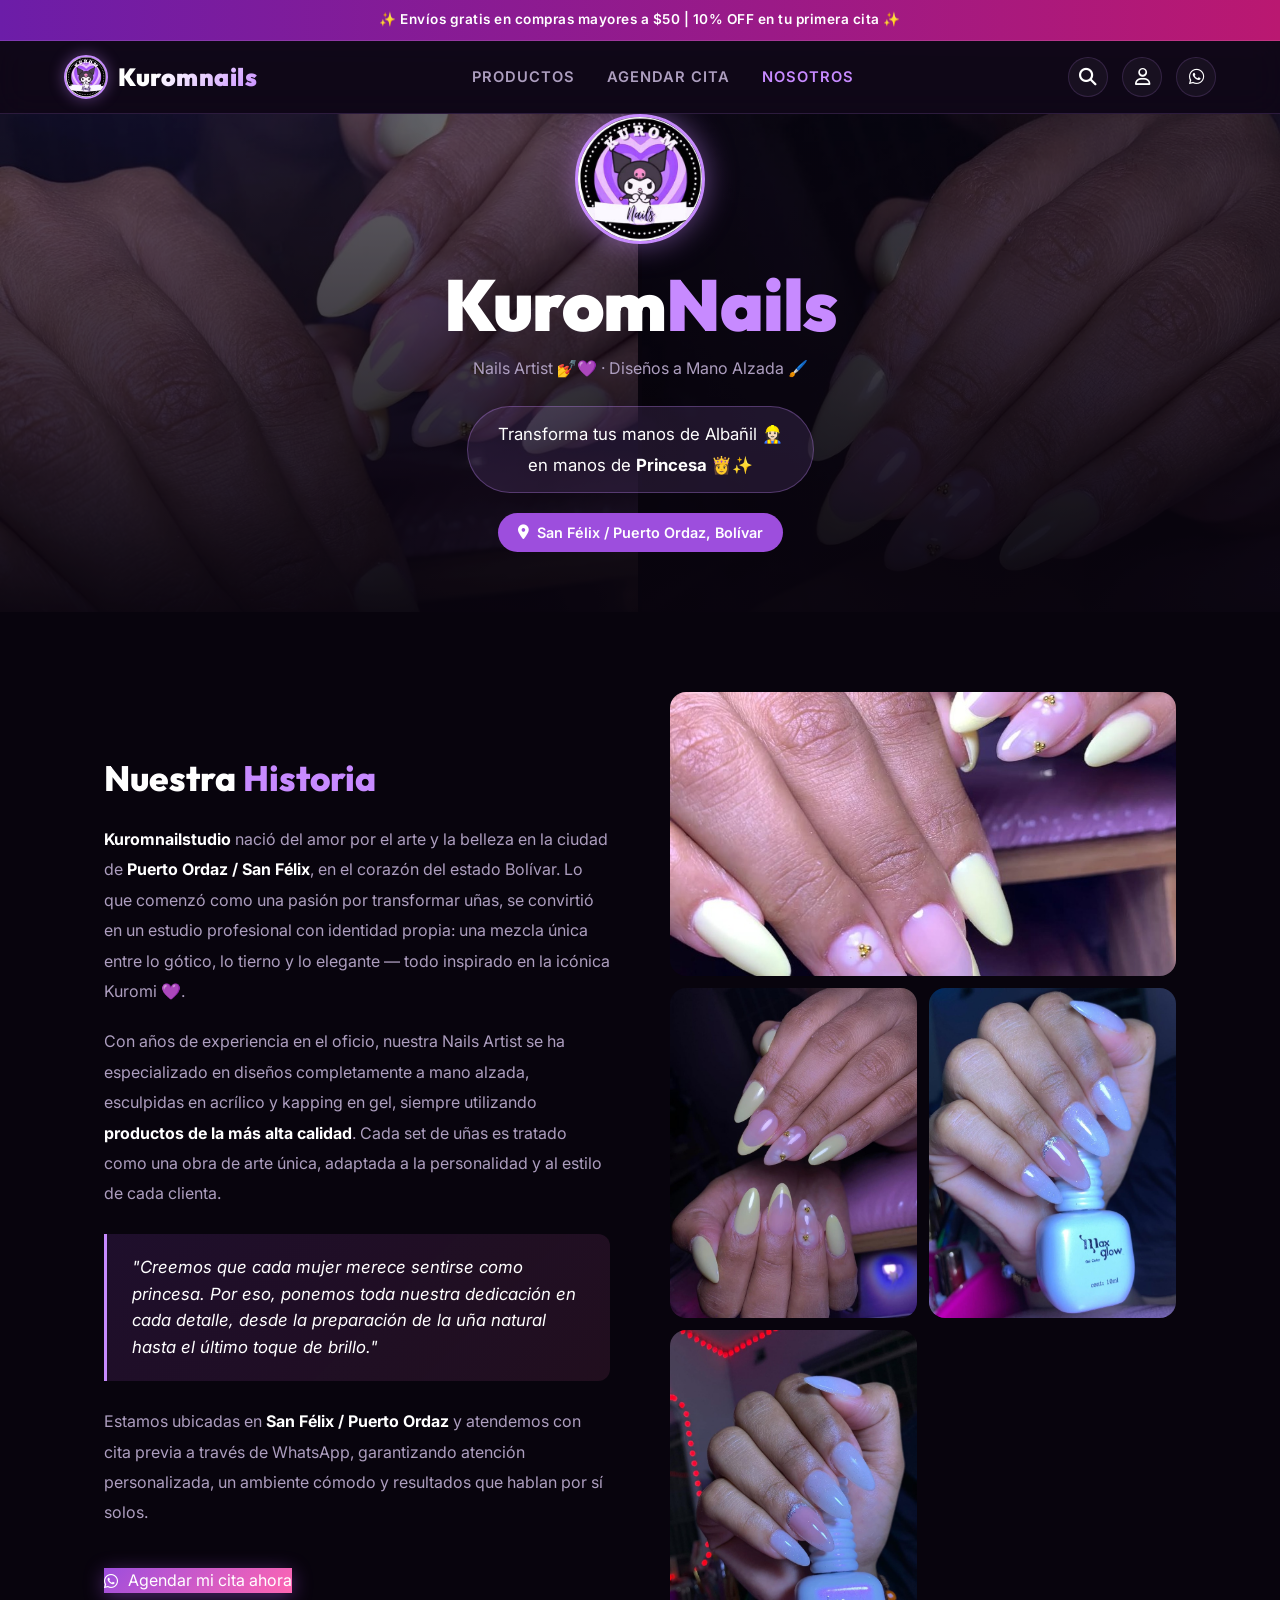
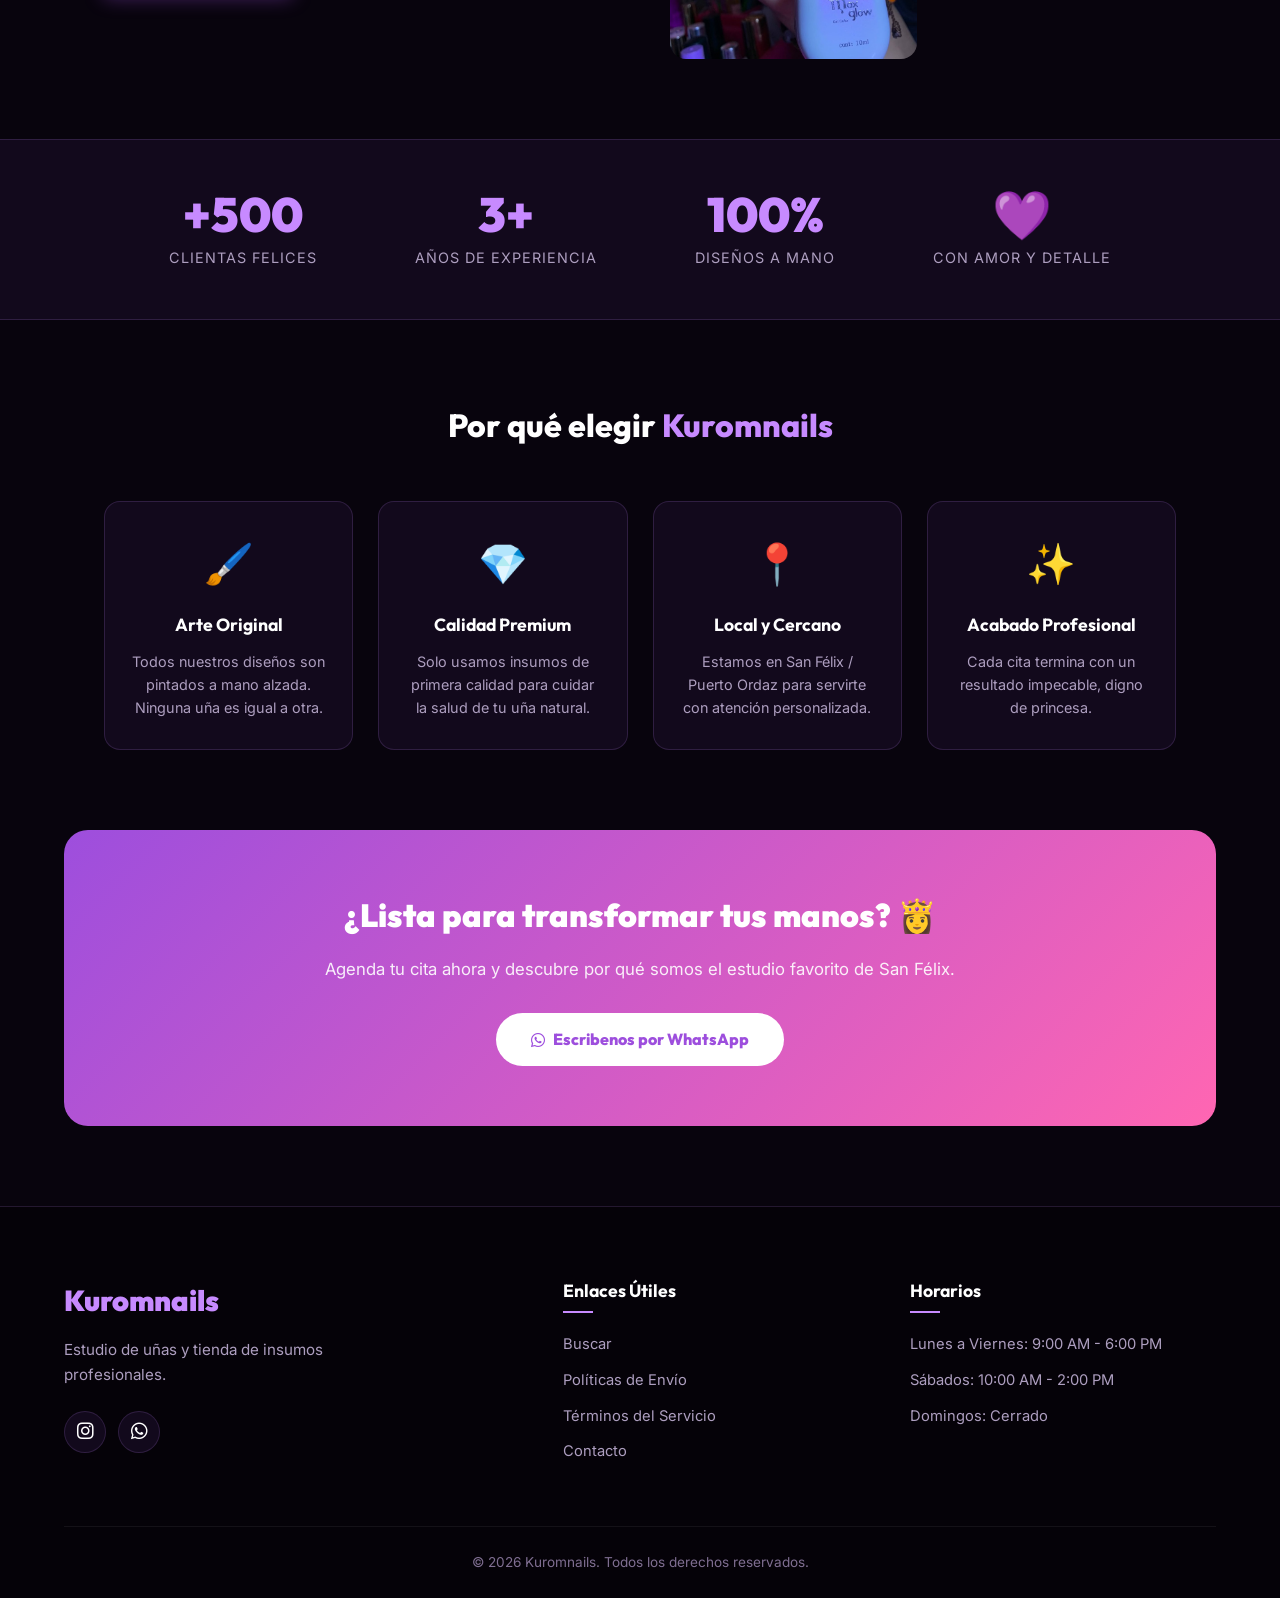
<file: nosotros.html>
<!DOCTYPE html>
<html lang="es">
<head>
    <meta charset="UTF-8">
    <meta name="viewport" content="width=device-width, initial-scale=1.0">
    <title>Sobre Nosotros | Kuromnails</title>
    <meta name="description" content="Conoce la historia de Kuromnailstudio, el estudio de uñas profesional ubicado en Puerto Ordaz, San Félix. Nails artist con diseños a mano alzada.">
    <link rel="stylesheet" href="styles.css">
    <link href="https://fonts.googleapis.com/css2?family=Outfit:wght@300;400;600;800;900&family=Inter:wght@400;500;700&display=swap" rel="stylesheet">
    <link rel="stylesheet" href="https://cdnjs.cloudflare.com/ajax/libs/font-awesome/6.4.0/css/all.min.css">
    <style>
        /* ---- PAGE SPECIFIC STYLES ---- */
        .about-hero {
            position: relative;
            min-height: 55vh;
            display: flex;
            align-items: flex-end;
            justify-content: center;
            overflow: hidden;
            padding-bottom: 60px;
        }

        .about-hero-bg {
            position: absolute;
            inset: 0;
            display: grid;
            grid-template-columns: 1fr 1fr;
            grid-template-rows: 1fr 1fr;
            gap: 4px;
            opacity: 0.55;
        }

        .about-hero-bg img {
            width: 100%;
            height: 100%;
            object-fit: cover;
        }

        .about-hero-bg::after {
            content: '';
            position: absolute;
            inset: 0;
            background: linear-gradient(to bottom, rgba(10,5,15,0.3) 0%, rgba(10,5,15,0.95) 100%);
        }

        .about-hero-content {
            position: relative;
            z-index: 2;
            text-align: center;
            padding: 0 20px;
        }

        .about-hero-content .logo-circle {
            width: 130px;
            height: 130px;
            border-radius: 50%;
            border: 3px solid var(--primary-purple);
            overflow: hidden;
            margin: 0 auto 25px;
            box-shadow: 0 0 30px rgba(199,138,255,0.5);
        }

        .about-hero-content .logo-circle img {
            width: 100%;
            height: 100%;
            object-fit: cover;
        }

        .about-hero-content h1 {
            font-size: clamp(2.5rem, 6vw, 4.5rem);
            font-weight: 900;
            line-height: 1;
            margin-bottom: 15px;
            letter-spacing: -1px;
        }

        .about-hero-content h1 span {
            color: var(--primary-purple);
        }

        .tagline-box {
            background: rgba(199,138,255,0.12);
            border: 1px solid rgba(199,138,255,0.3);
            border-radius: 50px;
            padding: 12px 30px;
            display: inline-block;
            margin-top: 15px;
            font-size: 1.05rem;
            color: var(--text-light);
            line-height: 1.8;
        }

        .location-chip {
            display: inline-flex;
            align-items: center;
            gap: 8px;
            background: var(--secondary-purple);
            color: white;
            padding: 8px 20px;
            border-radius: 50px;
            font-size: 0.9rem;
            font-weight: 600;
            margin-top: 20px;
        }

        /* Bio Section */
        .bio-section {
            padding: 80px 5%;
            max-width: 1200px;
            margin: 0 auto;
        }

        .bio-grid {
            display: grid;
            grid-template-columns: 1fr 1fr;
            gap: 60px;
            align-items: center;
        }

        .bio-text h2 {
            font-size: 2.2rem;
            font-weight: 800;
            margin-bottom: 25px;
            line-height: 1.2;
        }

        .bio-text h2 span { color: var(--primary-purple); }

        .bio-text p {
            color: var(--text-muted);
            font-size: 1rem;
            line-height: 1.9;
            margin-bottom: 20px;
        }

        .bio-text p strong {
            color: var(--text-light);
        }

        .bio-text .highlight-quote {
            background: linear-gradient(135deg, rgba(157,78,221,0.15), rgba(255,102,178,0.1));
            border-left: 3px solid var(--primary-purple);
            padding: 20px 25px;
            border-radius: 0 12px 12px 0;
            font-style: italic;
            color: var(--text-light);
            font-size: 1.05rem;
            margin: 25px 0;
        }

        /* Photo Grid */
        .bio-photos {
            display: grid;
            grid-template-columns: 1fr 1fr;
            gap: 12px;
        }

        .bio-photos .photo-card {
            border-radius: 16px;
            overflow: hidden;
            aspect-ratio: 3/4;
            position: relative;
        }

        .bio-photos .photo-card:first-child {
            grid-column: 1 / -1;
            aspect-ratio: 16/9;
        }

        .bio-photos .photo-card img {
            width: 100%;
            height: 100%;
            object-fit: cover;
            transition: transform 0.5s ease;
        }

        .bio-photos .photo-card:hover img {
            transform: scale(1.05);
        }

        /* Stats strip */
        .stats-strip {
            background: var(--bg-surface);
            border-top: 1px solid var(--border-color);
            border-bottom: 1px solid var(--border-color);
            padding: 50px 5%;
        }

        .stats-container {
            max-width: 1000px;
            margin: 0 auto;
            display: flex;
            justify-content: space-around;
            flex-wrap: wrap;
            gap: 40px;
            text-align: center;
        }

        .stat-item .number {
            font-family: 'Outfit', sans-serif;
            font-size: 3rem;
            font-weight: 900;
            color: var(--primary-purple);
            display: block;
            line-height: 1;
        }

        .stat-item .label {
            font-size: 0.9rem;
            color: var(--text-muted);
            margin-top: 8px;
            text-transform: uppercase;
            letter-spacing: 1px;
        }

        /* Values */
        .values-section {
            padding: 80px 5%;
            max-width: 1200px;
            margin: 0 auto;
        }

        .values-section h2 {
            text-align: center;
            font-size: 2rem;
            margin-bottom: 50px;
            font-weight: 800;
        }

        .values-section h2 span { color: var(--primary-purple); }

        .values-grid {
            display: grid;
            grid-template-columns: repeat(auto-fit, minmax(220px, 1fr));
            gap: 25px;
        }

        .value-card {
            background: var(--bg-surface);
            border: 1px solid var(--border-color);
            border-radius: 16px;
            padding: 30px 25px;
            text-align: center;
            transition: all 0.3s;
        }

        .value-card:hover {
            transform: translateY(-6px);
            border-color: rgba(199,138,255,0.4);
            box-shadow: 0 10px 30px rgba(0,0,0,0.3);
        }

        .value-card .emoji { font-size: 2.5rem; margin-bottom: 15px; }
        .value-card h3 { font-size: 1.1rem; margin-bottom: 10px; }
        .value-card p { color: var(--text-muted); font-size: 0.9rem; }

        /* CTA Banner */
        .cta-banner {
            margin: 0 5% 80px;
            background: linear-gradient(135deg, var(--secondary-purple), var(--accent-pink));
            border-radius: 24px;
            padding: 60px 40px;
            text-align: center;
        }

        .cta-banner h2 {
            font-size: 2rem;
            font-weight: 900;
            margin-bottom: 15px;
        }

        .cta-banner p {
            opacity: 0.9;
            margin-bottom: 30px;
            font-size: 1.05rem;
        }

        .cta-banner a {
            background: white;
            color: var(--secondary-purple);
            padding: 14px 35px;
            border-radius: 50px;
            font-weight: 800;
            font-family: 'Outfit', sans-serif;
            font-size: 1rem;
            text-decoration: none;
            display: inline-flex;
            align-items: center;
            gap: 8px;
            transition: transform 0.3s;
        }

        .cta-banner a:hover { transform: scale(1.05); }

        @media (max-width: 900px) {
            .bio-grid { grid-template-columns: 1fr; }
            .bio-photos .photo-card:first-child { aspect-ratio: 4/3; }
        }
    </style>
</head>
<body>

    <!-- Announcement Bar -->
    <div class="announcement-bar">
        <p>✨ Envíos gratis en compras mayores a $50 | 10% OFF en tu primera cita ✨</p>
    </div>

    <!-- Header -->
    <header class="ecommerce-header">
        <div class="header-left">
            <div class="menu-toggle"><i class="fas fa-bars"></i></div>
            <div class="logo-container">
                <a href="index.html" style="display:flex;align-items:center;gap:10px;">
                    <img src="assets/logo.jpg" alt="Kuromnails Logo" class="logo-img" onerror="this.src='https://placehold.co/100x100/b677ff/000000?text=K'">
                    <span class="logo-text">Kuromnails</span>
                </a>
            </div>
        </div>
        <nav class="main-nav">
            <ul class="nav-links">
                <li><a href="index.html#productos">Productos</a></li>
                <li><a href="index.html#citas">Agendar Cita</a></li>
                <li><a href="nosotros.html" style="color: var(--primary-purple);">Nosotros</a></li>
            </ul>
        </nav>
        <div class="header-icons">
            <a href="buscar.html" class="icon-btn"><i class="fas fa-search"></i></a>
            <a href="contacto.html" class="icon-btn"><i class="far fa-user"></i></a>
            <a href="https://wa.me/584124077501" target="_blank" class="icon-btn"><i class="fab fa-whatsapp"></i></a>
        </div>
    </header>

    <!-- Hero con fotos de mosaico -->
    <section class="about-hero">
        <div class="about-hero-bg">
            <img src="assets/photo1.jpg" alt="" onerror="this.src='assets/service_acrilicas.jpg'">
            <img src="assets/photo2.jpg" alt="" onerror="this.src='assets/service_kapping.jpg'">
            <img src="assets/photo3.jpg" alt="" onerror="this.src='assets/service_nailart.jpg'">
            <img src="assets/photo4.jpg" alt="" onerror="this.src='assets/service_retoque.jpg'">
        </div>
        <div class="about-hero-content">
            <div class="logo-circle">
                <img src="assets/logo.jpg" alt="Kuromnails" onerror="this.src='https://placehold.co/150x150/b677ff/000000?text=K'">
            </div>
            <h1>Kurom<span>Nails</span></h1>
            <p style="color: var(--text-muted); font-size: 1rem; margin-bottom: 10px;">Nails Artist 💅💜 · Diseños a Mano Alzada 🖌️</p>
            <div class="tagline-box">
                Transforma tus manos de Albañil 👷🏻‍♀️<br>en manos de <strong>Princesa 👸✨</strong>
            </div>
            <br>
            <div class="location-chip">
                <i class="fas fa-map-marker-alt"></i> San Félix / Puerto Ordaz, Bolívar
            </div>
        </div>
    </section>

    <!-- Biografía -->
    <section class="bio-section">
        <div class="bio-grid">
            <div class="bio-text">
                <h2>Nuestra <span>Historia</span></h2>
                <p>
                    <strong>Kuromnailstudio</strong> nació del amor por el arte y la belleza en la ciudad de <strong>Puerto Ordaz / San Félix</strong>, en el corazón del estado Bolívar. Lo que comenzó como una pasión por transformar uñas, se convirtió en un estudio profesional con identidad propia: una mezcla única entre lo gótico, lo tierno y lo elegante — todo inspirado en la icónica Kuromi 💜.
                </p>
                <p>
                    Con años de experiencia en el oficio, nuestra Nails Artist se ha especializado en diseños completamente a mano alzada, esculpidas en acrílico y kapping en gel, siempre utilizando <strong>productos de la más alta calidad</strong>. Cada set de uñas es tratado como una obra de arte única, adaptada a la personalidad y al estilo de cada clienta.
                </p>
                <div class="highlight-quote">
                    "Creemos que cada mujer merece sentirse como princesa. Por eso, ponemos toda nuestra dedicación en cada detalle, desde la preparación de la uña natural hasta el último toque de brillo."
                </div>
                <p>
                    Estamos ubicadas en <strong>San Félix / Puerto Ordaz</strong> y atendemos con cita previa a través de WhatsApp, garantizando atención personalizada, un ambiente cómodo y resultados que hablan por sí solos.
                </p>
                <a href="https://wa.me/584124077501" target="_blank" class="btn-primary" style="display:inline-flex; align-items:center; gap:10px; margin-top:20px;">
                    <i class="fab fa-whatsapp"></i> Agendar mi cita ahora
                </a>
            </div>

            <!-- Galería de fotos -->
            <div class="bio-photos">
                <div class="photo-card">
                    <img src="assets/photo1.jpg" alt="Trabajo Kuromnails" onerror="this.src='assets/service_kapping.jpg'">
                </div>
                <div class="photo-card">
                    <img src="assets/photo2.jpg" alt="Trabajo Kuromnails" onerror="this.src='assets/service_acrilicas.jpg'">
                </div>
                <div class="photo-card">
                    <img src="assets/photo3.jpg" alt="Trabajo Kuromnails" onerror="this.src='assets/service_nailart.jpg'">
                </div>
                <div class="photo-card">
                    <img src="assets/photo4.jpg" alt="Trabajo Kuromnails" onerror="this.src='assets/service_retoque.jpg'">
                </div>
            </div>
        </div>
    </section>

    <!-- Stats -->
    <div class="stats-strip">
        <div class="stats-container">
            <div class="stat-item">
                <span class="number">+500</span>
                <p class="label">Clientas Felices</p>
            </div>
            <div class="stat-item">
                <span class="number">3+</span>
                <p class="label">Años de Experiencia</p>
            </div>
            <div class="stat-item">
                <span class="number">100%</span>
                <p class="label">Diseños a Mano</p>
            </div>
            <div class="stat-item">
                <span class="number">💜</span>
                <p class="label">Con Amor y Detalle</p>
            </div>
        </div>
    </div>

    <!-- Valores -->
    <section class="values-section">
        <h2>Por qué elegir <span>Kuromnails</span></h2>
        <div class="values-grid">
            <div class="value-card">
                <div class="emoji">🖌️</div>
                <h3>Arte Original</h3>
                <p>Todos nuestros diseños son pintados a mano alzada. Ninguna uña es igual a otra.</p>
            </div>
            <div class="value-card">
                <div class="emoji">💎</div>
                <h3>Calidad Premium</h3>
                <p>Solo usamos insumos de primera calidad para cuidar la salud de tu uña natural.</p>
            </div>
            <div class="value-card">
                <div class="emoji">📍</div>
                <h3>Local y Cercano</h3>
                <p>Estamos en San Félix / Puerto Ordaz para servirte con atención personalizada.</p>
            </div>
            <div class="value-card">
                <div class="emoji">✨</div>
                <h3>Acabado Profesional</h3>
                <p>Cada cita termina con un resultado impecable, digno de princesa.</p>
            </div>
        </div>
    </section>

    <!-- CTA Final -->
    <div class="cta-banner">
        <h2>¿Lista para transformar tus manos? 👸</h2>
        <p>Agenda tu cita ahora y descubre por qué somos el estudio favorito de San Félix.</p>
        <a href="https://wa.me/584124077501" target="_blank">
            <i class="fab fa-whatsapp"></i> Escribenos por WhatsApp
        </a>
    </div>

    <!-- Footer -->
    <footer class="ecommerce-footer">
        <div class="footer-top">
            <div class="footer-brand">
                <h3>Kuromnails</h3>
                <p>Estudio de uñas y tienda de insumos profesionales.</p>
                <div class="social-icons">
                    <a href="https://www.instagram.com/kuromnails?igsh=YnVna3FvNjR5anVu" target="_blank"><i class="fab fa-instagram"></i></a>
                    <a href="https://wa.me/584124077501" target="_blank"><i class="fab fa-whatsapp"></i></a>
                </div>
            </div>
            <div class="footer-links">
                <h4>Enlaces Útiles</h4>
                <ul>
                    <li><a href="buscar.html">Buscar</a></li>
                    <li><a href="politicas.html">Políticas de Envío</a></li>
                    <li><a href="terminos.html">Términos del Servicio</a></li>
                    <li><a href="contacto.html">Contacto</a></li>
                </ul>
            </div>
            <div class="footer-links">
                <h4>Horarios</h4>
                <ul>
                    <li>Lunes a Viernes: 9:00 AM - 6:00 PM</li>
                    <li>Sábados: 10:00 AM - 2:00 PM</li>
                    <li>Domingos: Cerrado</li>
                </ul>
            </div>
        </div>
        <div class="footer-bottom">
            <p>&copy; 2026 Kuromnails. Todos los derechos reservados.</p>
        </div>
    </footer>

</body>
</html>
</file>
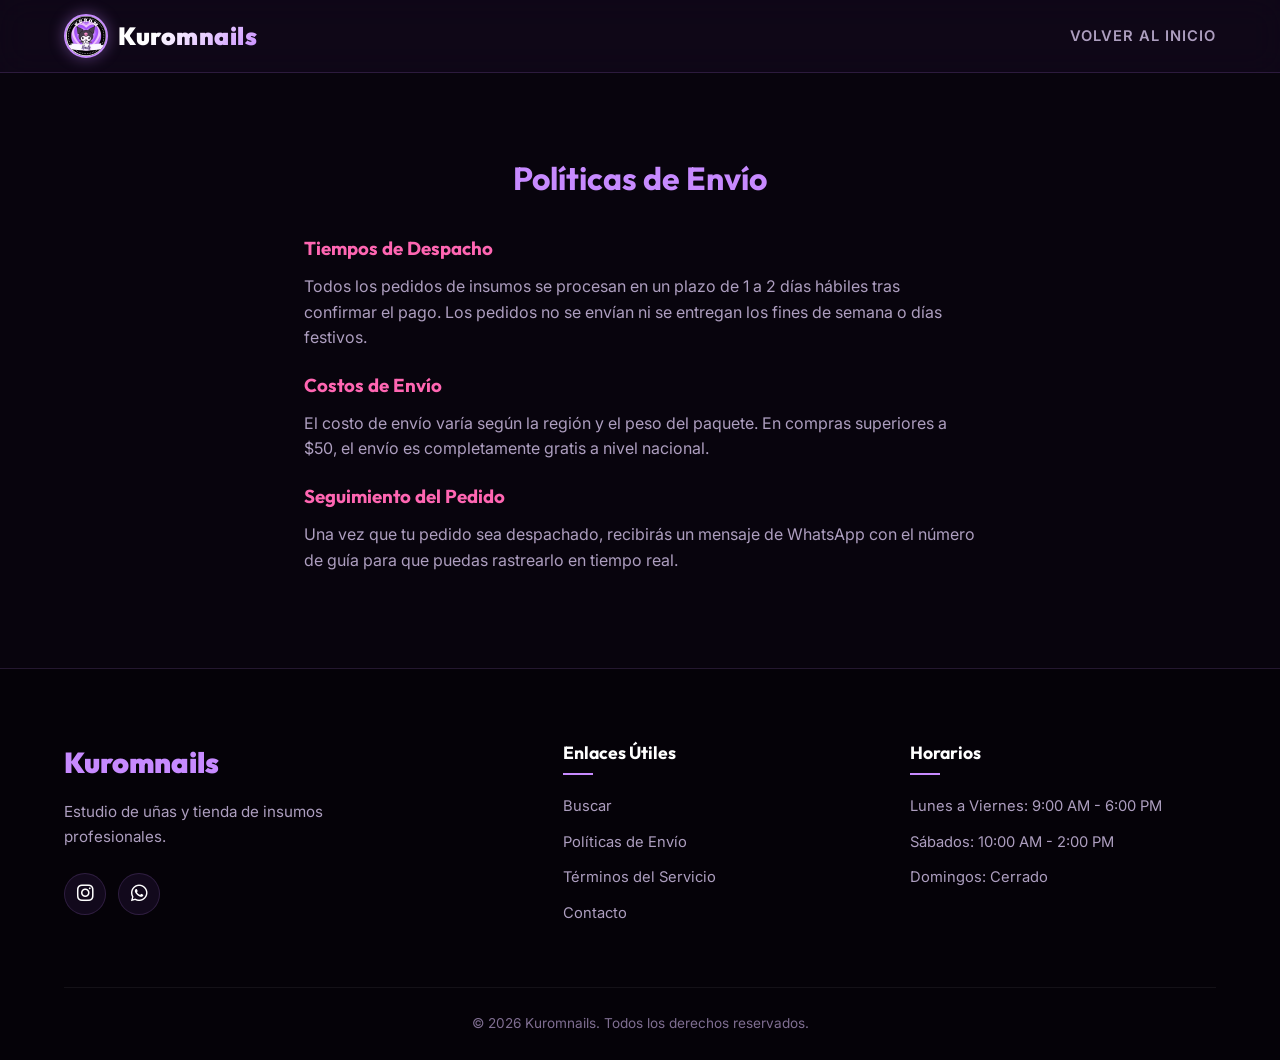
<file: politicas.html>
<!DOCTYPE html>
<html lang="es">
<head>
    <meta charset="UTF-8">
    <meta name="viewport" content="width=device-width, initial-scale=1.0">
    <title>Políticas de Envío | Kuromnails</title>
    <link rel="stylesheet" href="styles.css">
    <link href="https://fonts.googleapis.com/css2?family=Outfit:wght@300;400;600;800&family=Inter:wght@400;500;700&display=swap" rel="stylesheet">
    <link rel="stylesheet" href="https://cdnjs.cloudflare.com/ajax/libs/font-awesome/6.4.0/css/all.min.css">
    <style>
        .page-content { padding: 80px 5%; min-height: 60vh; max-width: 800px; margin: 0 auto; }
        .page-content h1 { margin-bottom: 30px; color: var(--primary-purple); text-align: center; }
        .page-content h3 { margin: 20px 0 10px; color: var(--accent-pink); }
        .page-content p { color: var(--text-muted); margin-bottom: 15px; }
    </style>
</head>
<body>
    <header class="ecommerce-header">
        <div class="header-left">
            <div class="logo-container">
                <a href="index.html" style="display: flex; align-items: center; gap: 10px;">
                    <img src="assets/logo.jpg" alt="Kuromnails Logo" class="logo-img" onerror="this.src='https://placehold.co/100x100/b677ff/000000?text=K'">
                    <span class="logo-text">Kuromnails</span>
                </a>
            </div>
        </div>
        <nav class="main-nav"><ul class="nav-links"><li><a href="index.html">Volver al Inicio</a></li></ul></nav>
    </header>

    <main class="page-content">
        <h1>Políticas de Envío</h1>
        <h3>Tiempos de Despacho</h3>
        <p>Todos los pedidos de insumos se procesan en un plazo de 1 a 2 días hábiles tras confirmar el pago. Los pedidos no se envían ni se entregan los fines de semana o días festivos.</p>
        
        <h3>Costos de Envío</h3>
        <p>El costo de envío varía según la región y el peso del paquete. En compras superiores a $50, el envío es completamente gratis a nivel nacional.</p>
        
        <h3>Seguimiento del Pedido</h3>
        <p>Una vez que tu pedido sea despachado, recibirás un mensaje de WhatsApp con el número de guía para que puedas rastrearlo en tiempo real.</p>
    </main>

    <!-- Footer -->
    <footer class="ecommerce-footer">
        <div class="footer-top">
            <div class="footer-brand">
                <h3>Kuromnails</h3>
                <p>Estudio de uñas y tienda de insumos profesionales.</p>
                <div class="social-icons">
                    <a href="https://www.instagram.com/kuromnails?igsh=YnVna3FvNjR5anVu" target="_blank"><i class="fab fa-instagram"></i></a>
                    <a href="https://wa.me/584124077501" target="_blank"><i class="fab fa-whatsapp"></i></a>
                </div>
            </div>
            <div class="footer-links">
                <h4>Enlaces Útiles</h4>
                <ul>
                    <li><a href="buscar.html">Buscar</a></li>
                    <li><a href="politicas.html">Políticas de Envío</a></li>
                    <li><a href="terminos.html">Términos del Servicio</a></li>
                    <li><a href="contacto.html">Contacto</a></li>
                </ul>
            </div>
            <div class="footer-links">
                <h4>Horarios</h4>
                <ul>
                    <li>Lunes a Viernes: 9:00 AM - 6:00 PM</li>
                    <li>Sábados: 10:00 AM - 2:00 PM</li>
                    <li>Domingos: Cerrado</li>
                </ul>
            </div>
        </div>
        <div class="footer-bottom">
            <p>&copy; 2026 Kuromnails. Todos los derechos reservados.</p>
        </div>
    </footer>
</body>
</html>
</file>
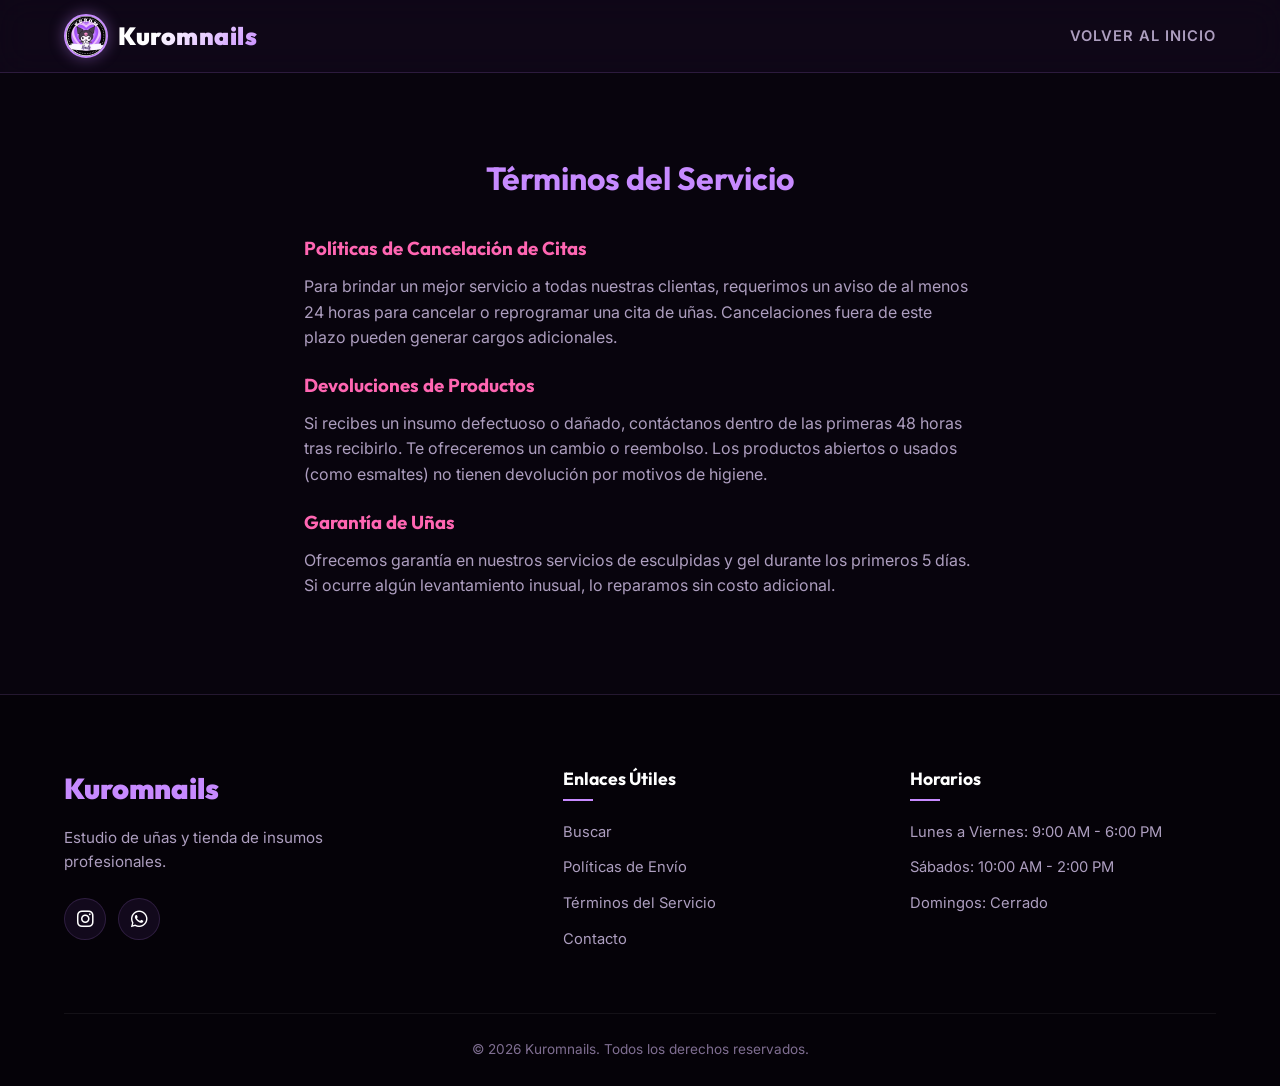
<file: terminos.html>
<!DOCTYPE html>
<html lang="es">
<head>
    <meta charset="UTF-8">
    <meta name="viewport" content="width=device-width, initial-scale=1.0">
    <title>Términos del Servicio | Kuromnails</title>
    <link rel="stylesheet" href="styles.css">
    <link href="https://fonts.googleapis.com/css2?family=Outfit:wght@300;400;600;800&family=Inter:wght@400;500;700&display=swap" rel="stylesheet">
    <link rel="stylesheet" href="https://cdnjs.cloudflare.com/ajax/libs/font-awesome/6.4.0/css/all.min.css">
    <style>
        .page-content { padding: 80px 5%; min-height: 60vh; max-width: 800px; margin: 0 auto; }
        .page-content h1 { margin-bottom: 30px; color: var(--primary-purple); text-align: center; }
        .page-content h3 { margin: 20px 0 10px; color: var(--accent-pink); }
        .page-content p { color: var(--text-muted); margin-bottom: 15px; }
    </style>
</head>
<body>
    <header class="ecommerce-header">
        <div class="header-left">
            <div class="logo-container">
                <a href="index.html" style="display: flex; align-items: center; gap: 10px;">
                    <img src="assets/logo.jpg" alt="Kuromnails Logo" class="logo-img" onerror="this.src='https://placehold.co/100x100/b677ff/000000?text=K'">
                    <span class="logo-text">Kuromnails</span>
                </a>
            </div>
        </div>
        <nav class="main-nav"><ul class="nav-links"><li><a href="index.html">Volver al Inicio</a></li></ul></nav>
    </header>

    <main class="page-content">
        <h1>Términos del Servicio</h1>
        <h3>Políticas de Cancelación de Citas</h3>
        <p>Para brindar un mejor servicio a todas nuestras clientas, requerimos un aviso de al menos 24 horas para cancelar o reprogramar una cita de uñas. Cancelaciones fuera de este plazo pueden generar cargos adicionales.</p>
        
        <h3>Devoluciones de Productos</h3>
        <p>Si recibes un insumo defectuoso o dañado, contáctanos dentro de las primeras 48 horas tras recibirlo. Te ofreceremos un cambio o reembolso. Los productos abiertos o usados (como esmaltes) no tienen devolución por motivos de higiene.</p>
        
        <h3>Garantía de Uñas</h3>
        <p>Ofrecemos garantía en nuestros servicios de esculpidas y gel durante los primeros 5 días. Si ocurre algún levantamiento inusual, lo reparamos sin costo adicional.</p>
    </main>

    <!-- Footer -->
    <footer class="ecommerce-footer">
        <div class="footer-top">
            <div class="footer-brand">
                <h3>Kuromnails</h3>
                <p>Estudio de uñas y tienda de insumos profesionales.</p>
                <div class="social-icons">
                    <a href="https://www.instagram.com/kuromnails?igsh=YnVna3FvNjR5anVu" target="_blank"><i class="fab fa-instagram"></i></a>
                    <a href="https://wa.me/584124077501" target="_blank"><i class="fab fa-whatsapp"></i></a>
                </div>
            </div>
            <div class="footer-links">
                <h4>Enlaces Útiles</h4>
                <ul>
                    <li><a href="buscar.html">Buscar</a></li>
                    <li><a href="politicas.html">Políticas de Envío</a></li>
                    <li><a href="terminos.html">Términos del Servicio</a></li>
                    <li><a href="contacto.html">Contacto</a></li>
                </ul>
            </div>
            <div class="footer-links">
                <h4>Horarios</h4>
                <ul>
                    <li>Lunes a Viernes: 9:00 AM - 6:00 PM</li>
                    <li>Sábados: 10:00 AM - 2:00 PM</li>
                    <li>Domingos: Cerrado</li>
                </ul>
            </div>
        </div>
        <div class="footer-bottom">
            <p>&copy; 2026 Kuromnails. Todos los derechos reservados.</p>
        </div>
    </footer>
</body>
</html>
</file>
<file: styles.css>
/* ==========================================================================
   KUROMNAILS - PREMIUM DESIGN SYSTEM (WEB-DESIGN-PRO)
   ========================================================================== */

:root {
    /* Paleta Base (Regla 60-30-10) */
    --bg-dark: #08040d;
    --bg-surface: #12091c;
    --bg-surface-elevated: #1a0d28;
    --bg-glass: rgba(18, 9, 28, 0.72);
    
    /* Acentos Principales (30% y 10%) */
    --primary-purple: #c78aff;
    --primary-purple-light: #e4c5ff;
    --secondary-purple: #9d4edd;
    --accent-pink: #ff66b2;
    --accent-pink-glow: rgba(255, 102, 178, 0.4);
    
    /* Tipografía */
    --text-light: #ffffff;
    --text-muted: #ad9ebf;
    --text-dim: #7f6e91;
    
    /* Bordes & Sombras */
    --border-color: rgba(199, 138, 255, 0.16);
    --border-highlight: rgba(199, 138, 255, 0.35);
    --shadow-soft: 0 10px 30px rgba(0, 0, 0, 0.5);
    --shadow-glow: 0 0 25px rgba(199, 138, 255, 0.3);
    --shadow-glow-pink: 0 0 25px rgba(255, 102, 178, 0.35);
    
    /* Dimensiones */
    --radius-sm: 8px;
    --radius-md: 16px;
    --radius-lg: 24px;
    --radius-full: 9999px;
    --transition-smooth: all 0.35s cubic-bezier(0.16, 1, 0.3, 1);
}

* {
    margin: 0;
    padding: 0;
    box-sizing: border-box;
}

html {
    scroll-behavior: smooth;
}

body {
    font-family: 'Inter', -apple-system, BlinkMacSystemFont, sans-serif;
    background-color: var(--bg-dark);
    color: var(--text-light);
    line-height: 1.6;
    overflow-x: hidden;
    position: relative;
}

/* Luces Ambientales de Fondo (Glow Orbs) */
.ambient-glow-1 {
    position: absolute;
    top: 5%;
    left: -150px;
    width: 500px;
    height: 500px;
    background: radial-gradient(circle, rgba(157, 78, 221, 0.15) 0%, transparent 70%);
    filter: blur(80px);
    pointer-events: none;
    z-index: 0;
}

.ambient-glow-2 {
    position: absolute;
    top: 45%;
    right: -150px;
    width: 600px;
    height: 600px;
    background: radial-gradient(circle, rgba(255, 102, 178, 0.12) 0%, transparent 70%);
    filter: blur(90px);
    pointer-events: none;
    z-index: 0;
}

h1, h2, h3, h4, .logo-text, .btn, .section-tag {
    font-family: 'Outfit', sans-serif;
}

a {
    text-decoration: none;
    color: inherit;
}

/* ==========================================================================
   ANNOUNCEMENT BAR
   ========================================================================== */
.announcement-bar {
    background: linear-gradient(90deg, #6c1da8, #ba1871, #6c1da8);
    background-size: 200% auto;
    animation: gradientShift 8s ease infinite;
    color: white;
    text-align: center;
    padding: 9px 15px;
    font-size: 0.85rem;
    font-weight: 600;
    letter-spacing: 0.5px;
    display: flex;
    justify-content: center;
    align-items: center;
    gap: 10px;
    border-bottom: 1px solid rgba(255, 255, 255, 0.12);
}

@keyframes gradientShift {
    0% { background-position: 0% 50%; }
    50% { background-position: 100% 50%; }
    100% { background-position: 0% 50%; }
}

/* ==========================================================================
   HEADER & NAVEGACIÓN
   ========================================================================== */
.ecommerce-header {
    display: flex;
    justify-content: space-between;
    align-items: center;
    padding: 14px 5%;
    background: var(--bg-glass);
    border-bottom: 1px solid var(--border-color);
    position: sticky;
    top: 0;
    z-index: 1000;
    backdrop-filter: blur(16px);
    -webkit-backdrop-filter: blur(16px);
    transition: var(--transition-smooth);
}

.header-left {
    display: flex;
    align-items: center;
    gap: 18px;
}

.menu-toggle {
    display: none;
    font-size: 1.3rem;
    color: var(--primary-purple);
    cursor: pointer;
    background: rgba(255, 255, 255, 0.05);
    padding: 8px 12px;
    border-radius: var(--radius-sm);
    border: 1px solid var(--border-color);
}

.logo-container {
    display: flex;
    align-items: center;
    gap: 12px;
}

.logo-img {
    width: 44px;
    height: 44px;
    border-radius: var(--radius-full);
    border: 2px solid var(--primary-purple);
    box-shadow: 0 0 15px rgba(199, 138, 255, 0.4);
    object-fit: cover;
    transition: var(--transition-smooth);
}

.logo-container:hover .logo-img {
    transform: rotate(8deg) scale(1.05);
}

.logo-text {
    font-size: 1.55rem;
    font-weight: 900;
    letter-spacing: 0.5px;
    background: linear-gradient(135deg, #ffffff 30%, var(--primary-purple) 100%);
    -webkit-background-clip: text;
    -webkit-text-fill-color: transparent;
}

.main-nav .nav-links {
    display: flex;
    list-style: none;
    gap: 32px;
    align-items: center;
}

.nav-links a {
    font-size: 0.92rem;
    font-weight: 600;
    text-transform: uppercase;
    letter-spacing: 1px;
    color: var(--text-muted);
    transition: var(--transition-smooth);
    position: relative;
    padding: 6px 0;
}

.nav-links a::after {
    content: '';
    position: absolute;
    bottom: 0;
    left: 50%;
    width: 0;
    height: 2px;
    background: linear-gradient(90deg, var(--primary-purple), var(--accent-pink));
    transition: var(--transition-smooth);
    transform: translateX(-50%);
    border-radius: var(--radius-full);
}

.nav-links a:hover {
    color: var(--text-light);
}

.nav-links a:hover::after,
.nav-links a.active::after {
    width: 100%;
}

.header-icons {
    display: flex;
    align-items: center;
    gap: 14px;
}

.icon-btn {
    width: 40px;
    height: 40px;
    border-radius: var(--radius-full);
    display: flex;
    align-items: center;
    justify-content: center;
    font-size: 1.1rem;
    color: var(--text-light);
    background: rgba(255, 255, 255, 0.04);
    border: 1px solid var(--border-color);
    transition: var(--transition-smooth);
    position: relative;
}

.icon-btn:hover {
    color: var(--primary-purple);
    background: rgba(199, 138, 255, 0.12);
    border-color: var(--primary-purple);
    transform: translateY(-2px);
}

.cart-btn .cart-count {
    position: absolute;
    top: -4px;
    right: -4px;
    background: linear-gradient(135deg, var(--secondary-purple), var(--accent-pink));
    color: white;
    font-size: 0.72rem;
    font-weight: 800;
    width: 20px;
    height: 20px;
    border-radius: var(--radius-full);
    display: flex;
    align-items: center;
    justify-content: center;
    box-shadow: 0 0 10px rgba(255, 102, 178, 0.6);
    transition: transform 0.3s cubic-bezier(0.175, 0.885, 0.32, 1.275);
}

/* ==========================================================================
   HERO BANNER CINEMATOGRÁFICO
   ========================================================================== */
.hero-banner {
    min-height: 82vh;
    background: url('assets/hero_banner.jpg') center/cover no-repeat;
    position: relative;
    display: flex;
    align-items: center;
    padding: 60px 5%;
    overflow: hidden;
}

.hero-banner::before {
    content: '';
    position: absolute;
    inset: 0;
    background: linear-gradient(90deg, rgba(8, 4, 13, 0.94) 0%, rgba(8, 4, 13, 0.82) 45%, rgba(8, 4, 13, 0.4) 100%);
    z-index: 1;
}

.hero-content {
    position: relative;
    z-index: 2;
    max-width: 650px;
}

.hero-badge {
    display: inline-flex;
    align-items: center;
    gap: 8px;
    background: rgba(199, 138, 255, 0.12);
    border: 1px solid rgba(199, 138, 255, 0.35);
    color: var(--primary-purple-light);
    padding: 7px 18px;
    border-radius: var(--radius-full);
    font-size: 0.82rem;
    font-weight: 700;
    letter-spacing: 1px;
    text-transform: uppercase;
    margin-bottom: 22px;
    backdrop-filter: blur(10px);
}

.hero-badge i {
    color: var(--accent-pink);
}

.hero-content h1 {
    font-size: clamp(2.8rem, 6vw, 4.8rem);
    line-height: 1.05;
    font-weight: 900;
    margin-bottom: 18px;
    letter-spacing: -1px;
}

.hero-content h1 span {
    background: linear-gradient(135deg, var(--primary-purple) 0%, var(--accent-pink) 100%);
    -webkit-background-clip: text;
    -webkit-text-fill-color: transparent;
    display: inline-block;
    filter: drop-shadow(0 0 25px rgba(199, 138, 255, 0.35));
}

.hero-content p {
    font-size: clamp(1.05rem, 2vw, 1.25rem);
    color: #ded6e8;
    margin-bottom: 35px;
    line-height: 1.7;
    max-width: 540px;
}

.hero-actions {
    display: flex;
    gap: 16px;
    flex-wrap: wrap;
}

/* ==========================================================================
   BOTONES
   ========================================================================== */
.btn {
    display: inline-flex;
    align-items: center;
    justify-content: center;
    gap: 10px;
    padding: 14px 32px;
    border-radius: var(--radius-full);
    font-weight: 700;
    font-size: 0.95rem;
    letter-spacing: 0.5px;
    text-transform: uppercase;
    cursor: pointer;
    transition: var(--transition-smooth);
    border: none;
}

.btn-primary {
    background: linear-gradient(135deg, var(--secondary-purple), var(--accent-pink));
    color: white;
    box-shadow: 0 4px 20px rgba(157, 78, 221, 0.45);
}

.btn-primary:hover {
    transform: translateY(-3px) scale(1.02);
    box-shadow: 0 8px 30px rgba(255, 102, 178, 0.6);
}

.btn-outline {
    background: rgba(255, 255, 255, 0.05);
    border: 1.5px solid rgba(255, 255, 255, 0.25);
    color: white;
    backdrop-filter: blur(8px);
}

.btn-outline:hover {
    background: white;
    color: var(--bg-dark);
    border-color: white;
    transform: translateY(-3px);
}

.btn-whatsapp-cta {
    background: linear-gradient(135deg, #128c7e, #25d366);
    color: white;
    box-shadow: 0 4px 20px rgba(37, 211, 102, 0.35);
}

.btn-whatsapp-cta:hover {
    background: linear-gradient(135deg, #25d366, #34e77a);
    transform: translateY(-2px);
    box-shadow: 0 6px 25px rgba(37, 211, 102, 0.55);
}

/* ==========================================================================
   CATEGORÍAS ESTILO STORIES (CIRCULARES ELEVADAS)
   ========================================================================== */
.categories-section {
    padding: 55px 5%;
    border-bottom: 1px solid var(--border-color);
    background: rgba(18, 9, 28, 0.35);
}

.categories-container {
    display: flex;
    justify-content: center;
    gap: clamp(20px, 4vw, 55px);
    flex-wrap: wrap;
    max-width: 1200px;
    margin: 0 auto;
}

.category-circle {
    display: flex;
    flex-direction: column;
    align-items: center;
    gap: 14px;
    cursor: pointer;
    transition: var(--transition-smooth);
    text-align: center;
}

.category-circle:hover {
    transform: translateY(-6px);
}

.category-circle .img-wrapper {
    width: 110px;
    height: 110px;
    border-radius: var(--radius-full);
    padding: 4px;
    background: linear-gradient(135deg, var(--primary-purple), var(--accent-pink));
    box-shadow: 0 0 20px rgba(199, 138, 255, 0.25);
    transition: var(--transition-smooth);
}

.category-circle:hover .img-wrapper {
    box-shadow: 0 0 28px rgba(255, 102, 178, 0.55);
    transform: scale(1.05);
}

.category-circle img {
    width: 100%;
    height: 100%;
    object-fit: cover;
    border-radius: var(--radius-full);
    border: 3px solid var(--bg-dark);
}

.category-circle span {
    font-weight: 700;
    font-size: 0.9rem;
    letter-spacing: 0.5px;
    color: var(--text-light);
    text-transform: uppercase;
}

/* ==========================================================================
   SECCIÓN DE PRODUCTOS & SERVICIOS (CARRUSELES)
   ========================================================================== */
.product-section {
    padding: 85px 5%;
    max-width: 1400px;
    margin: 0 auto;
    position: relative;
}

.section-header {
    display: flex;
    justify-content: space-between;
    align-items: flex-end;
    margin-bottom: 35px;
    flex-wrap: wrap;
    gap: 15px;
}

.section-header-text h2 {
    font-size: clamp(2rem, 3.5vw, 2.6rem);
    font-weight: 800;
    line-height: 1.15;
}

.section-header-text p {
    color: var(--text-muted);
    font-size: 1.05rem;
    margin-top: 6px;
}

.section-tag {
    color: var(--accent-pink);
    font-size: 0.85rem;
    font-weight: 700;
    letter-spacing: 1.5px;
    text-transform: uppercase;
    display: block;
    margin-bottom: 4px;
}

.view-all {
    color: var(--primary-purple);
    font-weight: 700;
    font-size: 0.95rem;
    display: inline-flex;
    align-items: center;
    gap: 6px;
    transition: var(--transition-smooth);
}

.view-all:hover {
    color: var(--accent-pink);
    transform: translateX(4px);
}

.carousel-wrapper {
    position: relative;
    display: flex;
    align-items: center;
}

.carousel-btn {
    background: var(--bg-surface-elevated);
    border: 1px solid var(--border-highlight);
    color: white;
    width: 46px;
    height: 46px;
    border-radius: var(--radius-full);
    display: flex;
    align-items: center;
    justify-content: center;
    cursor: pointer;
    position: absolute;
    z-index: 10;
    transition: var(--transition-smooth);
    box-shadow: 0 4px 15px rgba(0, 0, 0, 0.4);
}

.carousel-btn:hover {
    background: var(--primary-purple);
    color: var(--bg-dark);
    box-shadow: 0 0 20px rgba(199, 138, 255, 0.5);
    transform: scale(1.1);
}

.prev-btn { left: -22px; }
.next-btn { right: -22px; }

.product-carousel {
    display: flex;
    overflow-x: auto;
    scroll-behavior: smooth;
    gap: 24px;
    padding: 10px 4px 30px;
    scrollbar-width: none;
    width: 100%;
}

.product-carousel::-webkit-scrollbar {
    display: none;
}

/* ==========================================================================
   TARJETAS DE PRODUCTO (E-COMMERCE)
   ========================================================================== */
.product-card {
    flex: 0 0 calc(25% - 18px);
    min-width: 270px;
    background: var(--bg-surface);
    border: 1px solid var(--border-color);
    border-radius: var(--radius-md);
    overflow: hidden;
    padding: 14px;
    display: flex;
    flex-direction: column;
    transition: var(--transition-smooth);
    position: relative;
}

.product-card:hover {
    transform: translateY(-8px);
    border-color: var(--border-highlight);
    box-shadow: var(--shadow-soft), var(--shadow-glow);
}

.product-img {
    position: relative;
    border-radius: calc(var(--radius-md) - 4px);
    overflow: hidden;
    aspect-ratio: 1;
    margin-bottom: 16px;
    background: #180d26;
}

.product-img img {
    width: 100%;
    height: 100%;
    object-fit: cover;
    transition: transform 0.6s cubic-bezier(0.16, 1, 0.3, 1);
}

.product-card:hover .product-img img {
    transform: scale(1.08);
}

.badge {
    position: absolute;
    top: 10px;
    left: 10px;
    background: rgba(10, 5, 15, 0.85);
    color: var(--primary-purple);
    border: 1px solid var(--primary-purple);
    padding: 4px 10px;
    font-size: 0.72rem;
    font-weight: 800;
    text-transform: uppercase;
    border-radius: var(--radius-sm);
    z-index: 2;
    backdrop-filter: blur(8px);
}

.badge.sale {
    background: var(--accent-pink);
    color: white;
    border-color: var(--accent-pink);
    box-shadow: 0 0 12px rgba(255, 102, 178, 0.5);
}

.quick-add {
    position: absolute;
    bottom: 12px;
    right: 12px;
    width: 42px;
    height: 42px;
    border-radius: var(--radius-full);
    border: none;
    background: white;
    color: var(--bg-dark);
    font-size: 1.1rem;
    cursor: pointer;
    display: flex;
    align-items: center;
    justify-content: center;
    opacity: 0;
    transform: translateY(12px);
    transition: var(--transition-smooth);
    box-shadow: 0 4px 15px rgba(0, 0, 0, 0.3);
}

.product-card:hover .quick-add {
    opacity: 1;
    transform: translateY(0);
}

.quick-add:hover {
    background: var(--primary-purple);
    color: var(--bg-dark);
    transform: scale(1.12);
}

.product-info {
    display: flex;
    flex-direction: column;
    flex-grow: 1;
}

.product-info .vendor {
    font-size: 0.75rem;
    color: var(--text-dim);
    text-transform: uppercase;
    letter-spacing: 1px;
    font-weight: 700;
    margin-bottom: 4px;
}

.product-info h3 {
    font-size: 1.05rem;
    font-weight: 600;
    margin-bottom: 8px;
    line-height: 1.35;
}

.rating-stars {
    color: #ffc107;
    font-size: 0.78rem;
    margin-bottom: 8px;
    display: flex;
    gap: 2px;
    align-items: center;
}

.rating-stars span {
    color: var(--text-dim);
    margin-left: 6px;
    font-size: 0.75rem;
}

.product-info .price {
    font-weight: 800;
    font-size: 1.2rem;
    color: var(--text-light);
    margin-top: auto;
}

.old-price {
    text-decoration: line-through;
    color: var(--text-dim);
    font-size: 0.9rem;
    margin-right: 6px;
    font-weight: normal;
}

/* ==========================================================================
   SECCIÓN DE CITAS (EXCLUSIVA & ELEVADA)
   ========================================================================== */
.appointments {
    background: linear-gradient(180deg, var(--bg-surface) 0%, #0d0614 100%);
    border-top: 1px solid var(--border-color);
    border-bottom: 1px solid var(--border-color);
}

.appt-card {
    min-width: 290px;
    background: var(--bg-surface-elevated);
}

.appt-card .product-img {
    aspect-ratio: 4/5;
}

.appt-card .service-meta {
    display: flex;
    justify-content: space-between;
    align-items: center;
    margin-bottom: 12px;
    font-size: 0.85rem;
    color: var(--primary-purple-light);
    background: rgba(199, 138, 255, 0.08);
    padding: 6px 12px;
    border-radius: var(--radius-sm);
}

.appt-card .btn-block {
    display: flex;
    align-items: center;
    justify-content: center;
    gap: 8px;
    width: 100%;
    background: linear-gradient(135deg, #1e824c, #25d366);
    color: white;
    padding: 12px;
    margin-top: 15px;
    border-radius: var(--radius-sm);
    font-size: 0.92rem;
    font-weight: 700;
    text-transform: uppercase;
    transition: var(--transition-smooth);
    box-shadow: 0 4px 15px rgba(37, 211, 102, 0.3);
}

.appt-card .btn-block:hover {
    background: linear-gradient(135deg, #25d366, #2ecc71);
    transform: translateY(-2px);
    box-shadow: 0 6px 20px rgba(37, 211, 102, 0.5);
}

/* ==========================================================================
   SPOTLIGHT BENTO GRID (SLOGAN & HISTORIA EN LA HOME)
   ========================================================================== */
.spotlight-section {
    padding: 90px 5%;
    max-width: 1300px;
    margin: 0 auto;
}

.bento-layout {
    display: grid;
    grid-template-columns: 1.4fr 1fr;
    gap: 26px;
}

.bento-card {
    background: var(--bg-surface);
    border: 1px solid var(--border-color);
    border-radius: var(--radius-lg);
    padding: 40px;
    position: relative;
    overflow: hidden;
    display: flex;
    flex-direction: column;
    justify-content: center;
    transition: var(--transition-smooth);
}

.bento-card:hover {
    border-color: var(--border-highlight);
    box-shadow: var(--shadow-soft);
}

.bento-slogan-card {
    background: linear-gradient(135deg, #190a2a 0%, #260f38 100%);
    border: 1px solid rgba(199, 138, 255, 0.3);
    box-shadow: 0 0 35px rgba(157, 78, 221, 0.18);
}

.slogan-highlight {
    font-size: clamp(1.8rem, 3.5vw, 2.5rem);
    font-weight: 900;
    line-height: 1.25;
    margin: 20px 0;
}

.slogan-highlight span {
    background: linear-gradient(135deg, var(--primary-purple) 0%, var(--accent-pink) 100%);
    -webkit-background-clip: text;
    -webkit-text-fill-color: transparent;
}

.bento-stats-grid {
    display: grid;
    grid-template-columns: repeat(2, 1fr);
    gap: 16px;
    margin-top: 25px;
}

.bento-stat {
    background: rgba(255, 255, 255, 0.04);
    border: 1px solid rgba(255, 255, 255, 0.08);
    border-radius: var(--radius-md);
    padding: 18px;
    text-align: center;
}

.bento-stat .num {
    font-size: 2.2rem;
    font-weight: 900;
    color: var(--primary-purple);
    line-height: 1;
}

.bento-stat .lbl {
    font-size: 0.85rem;
    color: var(--text-muted);
    margin-top: 6px;
}

.bento-gallery-card {
    padding: 24px;
    display: grid;
    grid-template-columns: repeat(2, 1fr);
    gap: 12px;
}

.bento-photo-item {
    border-radius: var(--radius-md);
    overflow: hidden;
    aspect-ratio: 1;
}

.bento-photo-item img {
    width: 100%;
    height: 100%;
    object-fit: cover;
    transition: transform 0.5s ease;
}

.bento-photo-item:hover img {
    transform: scale(1.1);
}

/* ==========================================================================
   TESTIMONIOS / RESEÑAS
   ========================================================================== */
.testimonials-section {
    padding: 80px 5%;
    max-width: 1300px;
    margin: 0 auto;
}

.testimonials-grid {
    display: grid;
    grid-template-columns: repeat(auto-fit, minmax(300px, 1fr));
    gap: 25px;
}

.testimonial-card {
    background: var(--bg-surface);
    border: 1px solid var(--border-color);
    border-radius: var(--radius-md);
    padding: 30px;
    position: relative;
    transition: var(--transition-smooth);
}

.testimonial-card:hover {
    transform: translateY(-5px);
    border-color: var(--border-highlight);
    box-shadow: var(--shadow-glow);
}

.testimonial-card .quote-icon {
    font-size: 2rem;
    color: rgba(199, 138, 255, 0.2);
    margin-bottom: 12px;
}

.testimonial-card p {
    color: var(--text-muted);
    font-size: 0.98rem;
    line-height: 1.7;
    margin-bottom: 20px;
    font-style: italic;
}

.client-info {
    display: flex;
    align-items: center;
    gap: 14px;
}

.client-avatar {
    width: 44px;
    height: 44px;
    border-radius: var(--radius-full);
    background: linear-gradient(135deg, var(--primary-purple), var(--accent-pink));
    display: flex;
    align-items: center;
    justify-content: center;
    font-weight: 800;
    color: var(--bg-dark);
}

.client-details h4 {
    font-size: 1rem;
    color: var(--text-light);
}

.client-details span {
    font-size: 0.8rem;
    color: var(--primary-purple-light);
}

/* ==========================================================================
   INFO BOXES (CONFIANZA)
   ========================================================================== */
.info-banner {
    padding: 60px 5%;
    border-top: 1px solid var(--border-color);
    background: rgba(18, 9, 28, 0.4);
}

.info-container {
    display: grid;
    grid-template-columns: repeat(auto-fit, minmax(260px, 1fr));
    gap: 30px;
    max-width: 1200px;
    margin: 0 auto;
}

.info-box {
    text-align: center;
    padding: 25px;
    border-radius: var(--radius-md);
    background: rgba(255, 255, 255, 0.02);
    border: 1px solid rgba(255, 255, 255, 0.05);
    transition: var(--transition-smooth);
}

.info-box:hover {
    background: rgba(199, 138, 255, 0.05);
    border-color: var(--border-color);
    transform: translateY(-4px);
}

.info-box i {
    font-size: 2.2rem;
    color: var(--primary-purple);
    margin-bottom: 16px;
    display: inline-block;
}

.info-box h3 {
    font-size: 1.15rem;
    margin-bottom: 8px;
}

.info-box p {
    color: var(--text-muted);
    font-size: 0.92rem;
}

/* ==========================================================================
   FOOTER
   ========================================================================== */
.ecommerce-footer {
    background: #050208;
    padding: 70px 5% 25px;
    border-top: 1px solid var(--border-color);
}

.footer-top {
    display: grid;
    grid-template-columns: 1.5fr 1fr 1fr;
    gap: 40px;
    max-width: 1300px;
    margin: 0 auto 50px;
}

.footer-brand h3 {
    font-size: 1.8rem;
    color: var(--primary-purple);
    margin-bottom: 15px;
    font-weight: 900;
}

.footer-brand p {
    color: var(--text-muted);
    font-size: 0.95rem;
    max-width: 320px;
    margin-bottom: 24px;
}

.social-icons {
    display: flex;
    gap: 12px;
}

.social-icons a {
    width: 42px;
    height: 42px;
    border-radius: var(--radius-full);
    background: var(--bg-surface);
    display: flex;
    align-items: center;
    justify-content: center;
    color: var(--text-light);
    font-size: 1.2rem;
    transition: var(--transition-smooth);
    border: 1px solid var(--border-color);
}

.social-icons a:hover {
    background: var(--primary-purple);
    color: var(--bg-dark);
    transform: translateY(-4px);
    box-shadow: var(--shadow-glow);
}

.footer-links h4 {
    font-size: 1.1rem;
    color: var(--text-light);
    margin-bottom: 20px;
    font-weight: 700;
    position: relative;
    padding-bottom: 8px;
}

.footer-links h4::after {
    content: '';
    position: absolute;
    bottom: 0;
    left: 0;
    width: 30px;
    height: 2px;
    background: var(--primary-purple);
}

.footer-links ul {
    list-style: none;
}

.footer-links li {
    margin-bottom: 12px;
    color: var(--text-muted);
    font-size: 0.92rem;
}

.footer-links a {
    color: var(--text-muted);
    transition: var(--transition-smooth);
}

.footer-links a:hover {
    color: var(--primary-purple);
    padding-left: 6px;
}

.footer-bottom {
    text-align: center;
    color: var(--text-dim);
    font-size: 0.85rem;
    padding-top: 25px;
    border-top: 1px solid rgba(255, 255, 255, 0.06);
}

/* ==========================================================================
   BOTÓN FLOTANTE DE WHATSAPP CON TOOLTIP
   ========================================================================== */
.whatsapp-float {
    position: fixed;
    bottom: 28px;
    right: 28px;
    width: 62px;
    height: 62px;
    background: #25d366;
    color: white;
    border-radius: var(--radius-full);
    display: flex;
    align-items: center;
    justify-content: center;
    font-size: 32px;
    box-shadow: 0 4px 25px rgba(37, 211, 102, 0.5);
    z-index: 9999;
    transition: var(--transition-smooth);
    animation: pulseGlow 2.5s infinite;
}

@keyframes pulseGlow {
    0% { box-shadow: 0 0 0 0 rgba(37, 211, 102, 0.6); }
    70% { box-shadow: 0 0 0 16px rgba(37, 211, 102, 0); }
    100% { box-shadow: 0 0 0 0 rgba(37, 211, 102, 0); }
}

.whatsapp-float:hover {
    transform: scale(1.12) translateY(-4px);
    box-shadow: 0 8px 30px rgba(37, 211, 102, 0.7);
}

.whatsapp-tooltip {
    position: absolute;
    right: 74px;
    background: rgba(14, 7, 22, 0.95);
    color: white;
    padding: 8px 16px;
    border-radius: var(--radius-sm);
    font-size: 0.85rem;
    font-weight: 600;
    white-space: nowrap;
    pointer-events: none;
    opacity: 0;
    transform: translateX(10px);
    transition: var(--transition-smooth);
    border: 1px solid var(--border-color);
    box-shadow: var(--shadow-soft);
}

.whatsapp-float:hover .whatsapp-tooltip {
    opacity: 1;
    transform: translateX(0);
}

/* ==========================================================================
   ANIMACIONES DE SCROLL (REVEAL)
   ========================================================================== */
.reveal {
    opacity: 0;
    transform: translateY(30px);
    transition: opacity 0.8s cubic-bezier(0.16, 1, 0.3, 1), transform 0.8s cubic-bezier(0.16, 1, 0.3, 1);
}

.reveal.visible {
    opacity: 1;
    transform: translateY(0);
}

/* ==========================================================================
   RESPONSIVE DESIGN (MOBILE-FIRST POLISH)
   ========================================================================== */
@media (max-width: 992px) {
    .bento-layout {
        grid-template-columns: 1fr;
    }
    
    .footer-top {
        grid-template-columns: 1fr;
        gap: 35px;
    }
}

@media (max-width: 860px) {
    .menu-toggle {
        display: flex;
    }

    .main-nav {
        position: fixed;
        top: 0;
        right: -100%;
        width: 280px;
        height: 100vh;
        background: rgba(12, 6, 18, 0.98);
        backdrop-filter: blur(20px);
        padding: 90px 30px;
        border-left: 1px solid var(--border-color);
        transition: var(--transition-smooth);
        z-index: 1001;
        box-shadow: -10px 0 30px rgba(0, 0, 0, 0.8);
    }

    .main-nav.active {
        right: 0;
    }

    .main-nav .nav-links {
        flex-direction: column;
        align-items: flex-start;
        gap: 25px;
    }

    .nav-links a {
        font-size: 1.15rem;
    }

    .product-card {
        flex: 0 0 calc(50% - 12px);
        min-width: 240px;
    }

    .prev-btn { left: -10px; }
    .next-btn { right: -10px; }
}

@media (max-width: 580px) {
    .hero-banner {
        min-height: 75vh;
        padding: 40px 5%;
    }
    
    .hero-actions {
        flex-direction: column;
    }

    .product-card {
        flex: 0 0 85%;
    }

    .category-circle .img-wrapper {
        width: 85px;
        height: 85px;
    }
    
    .whatsapp-tooltip {
        display: none;
    }
}
</file>
